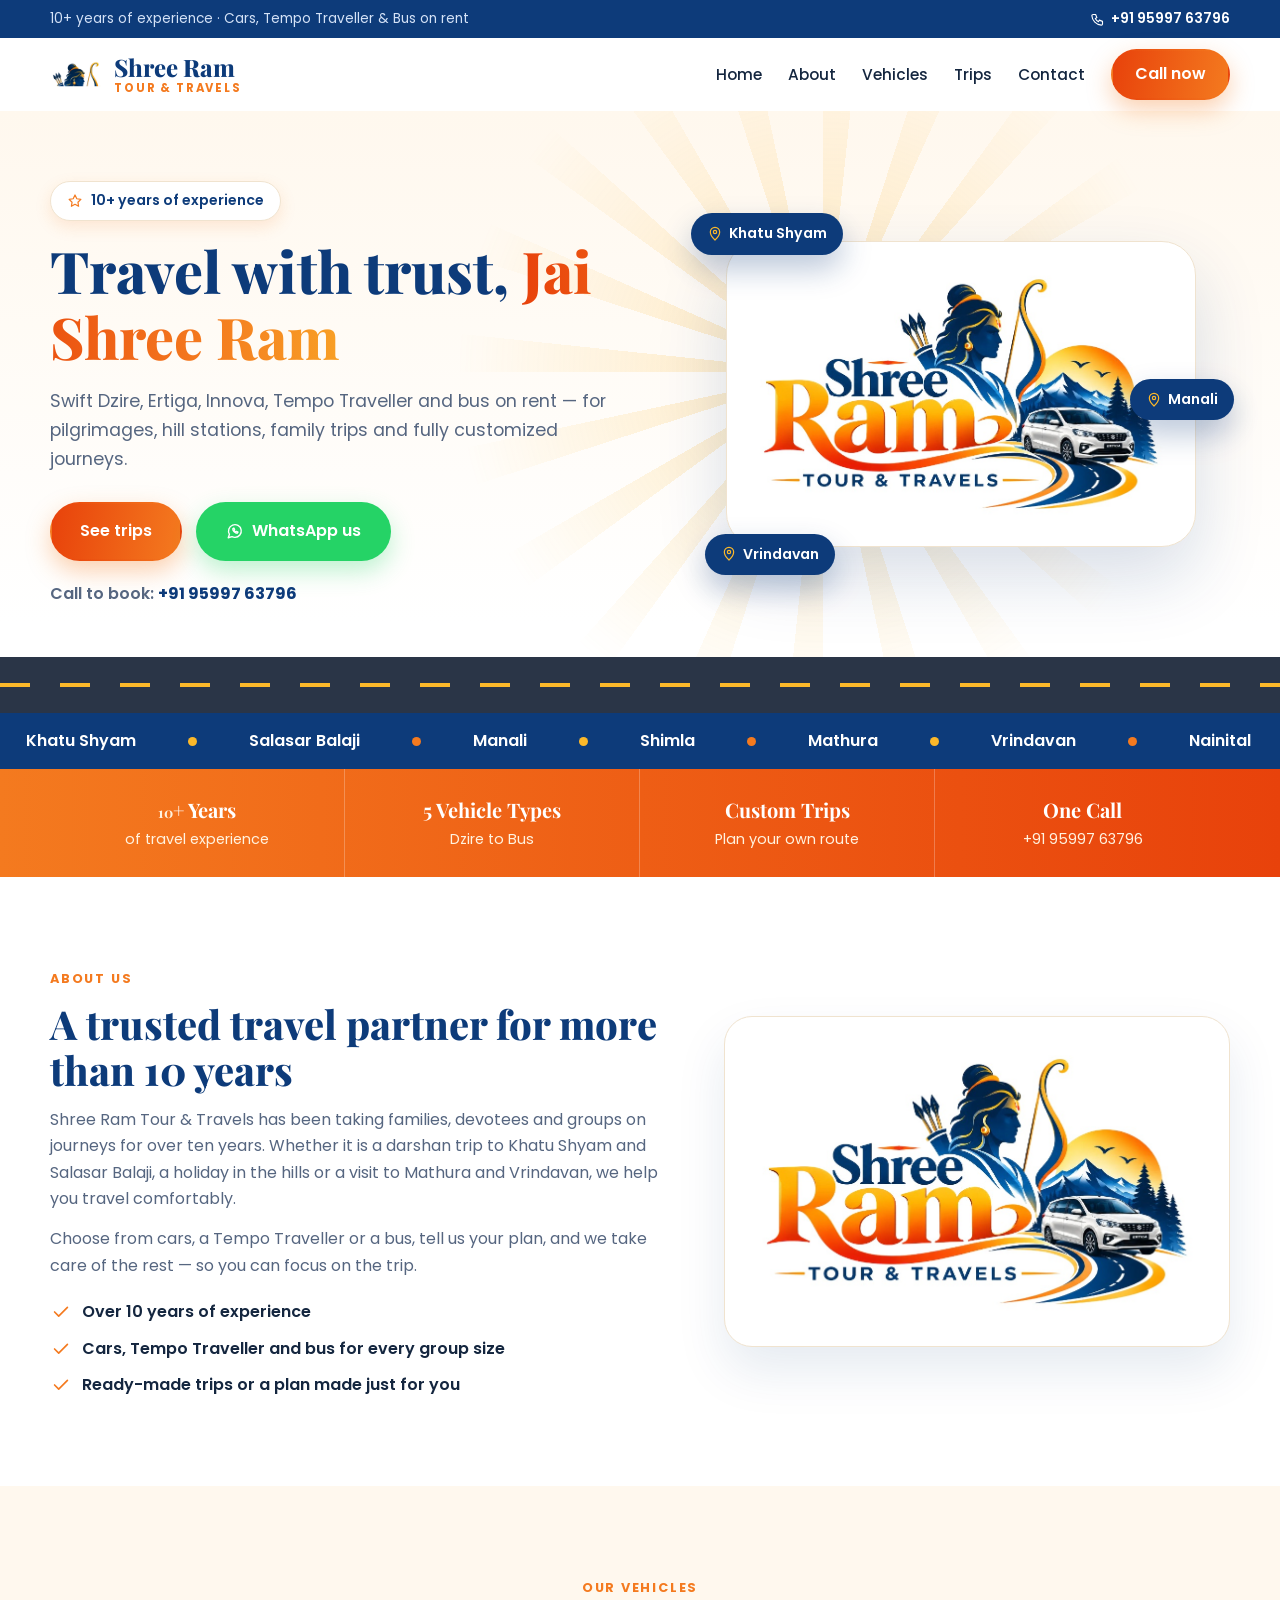
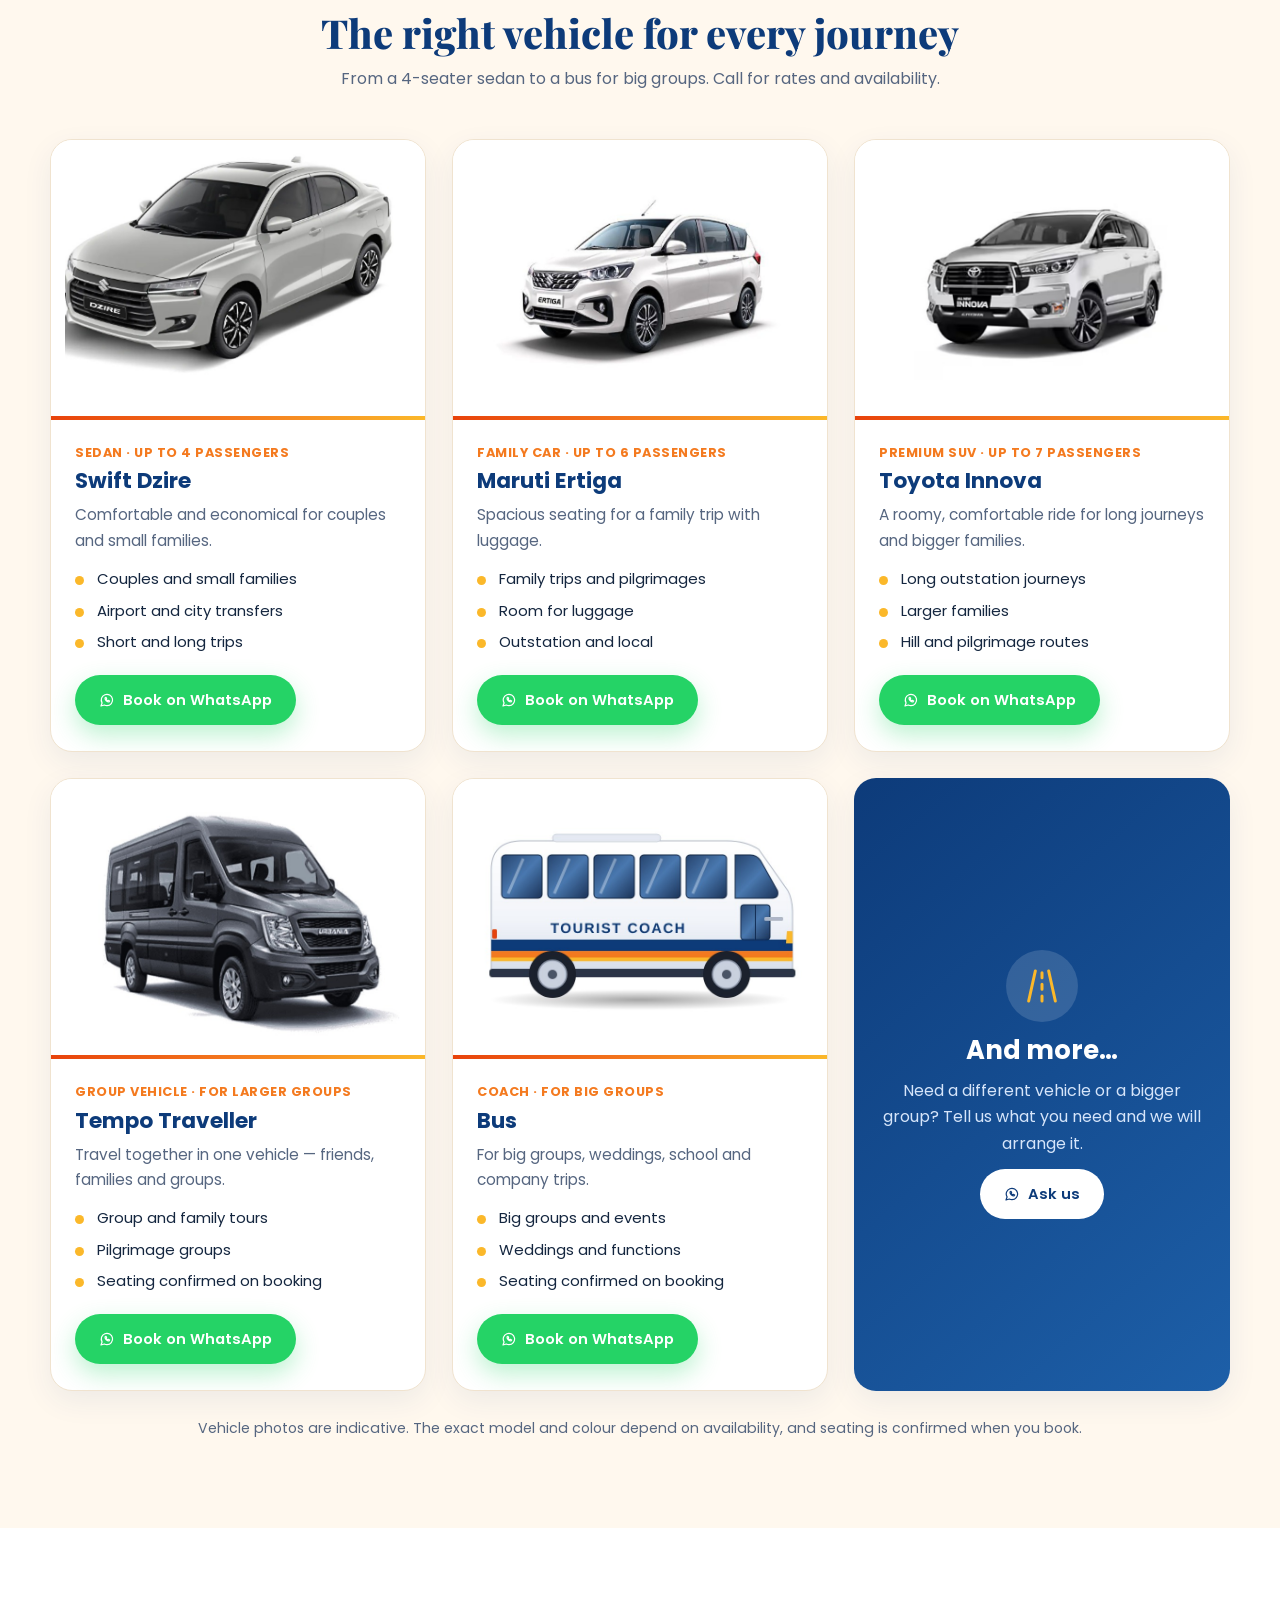
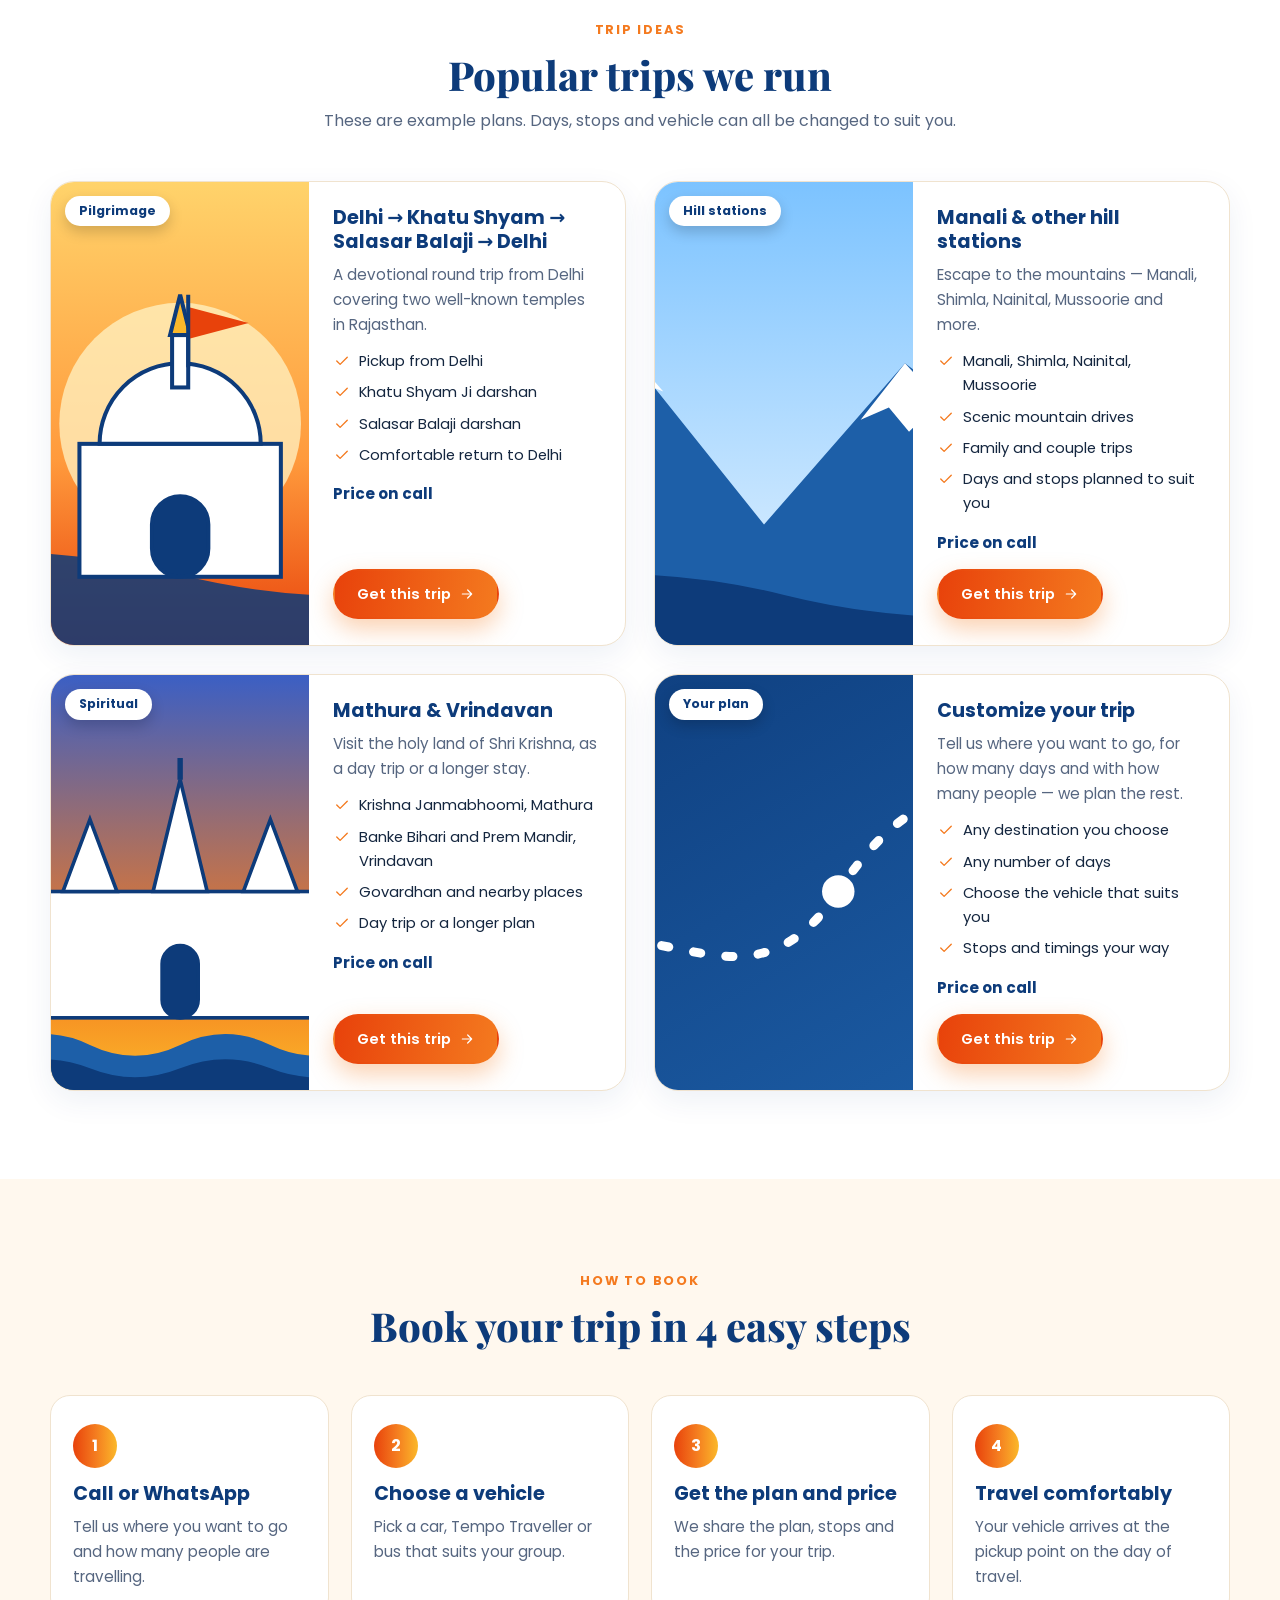
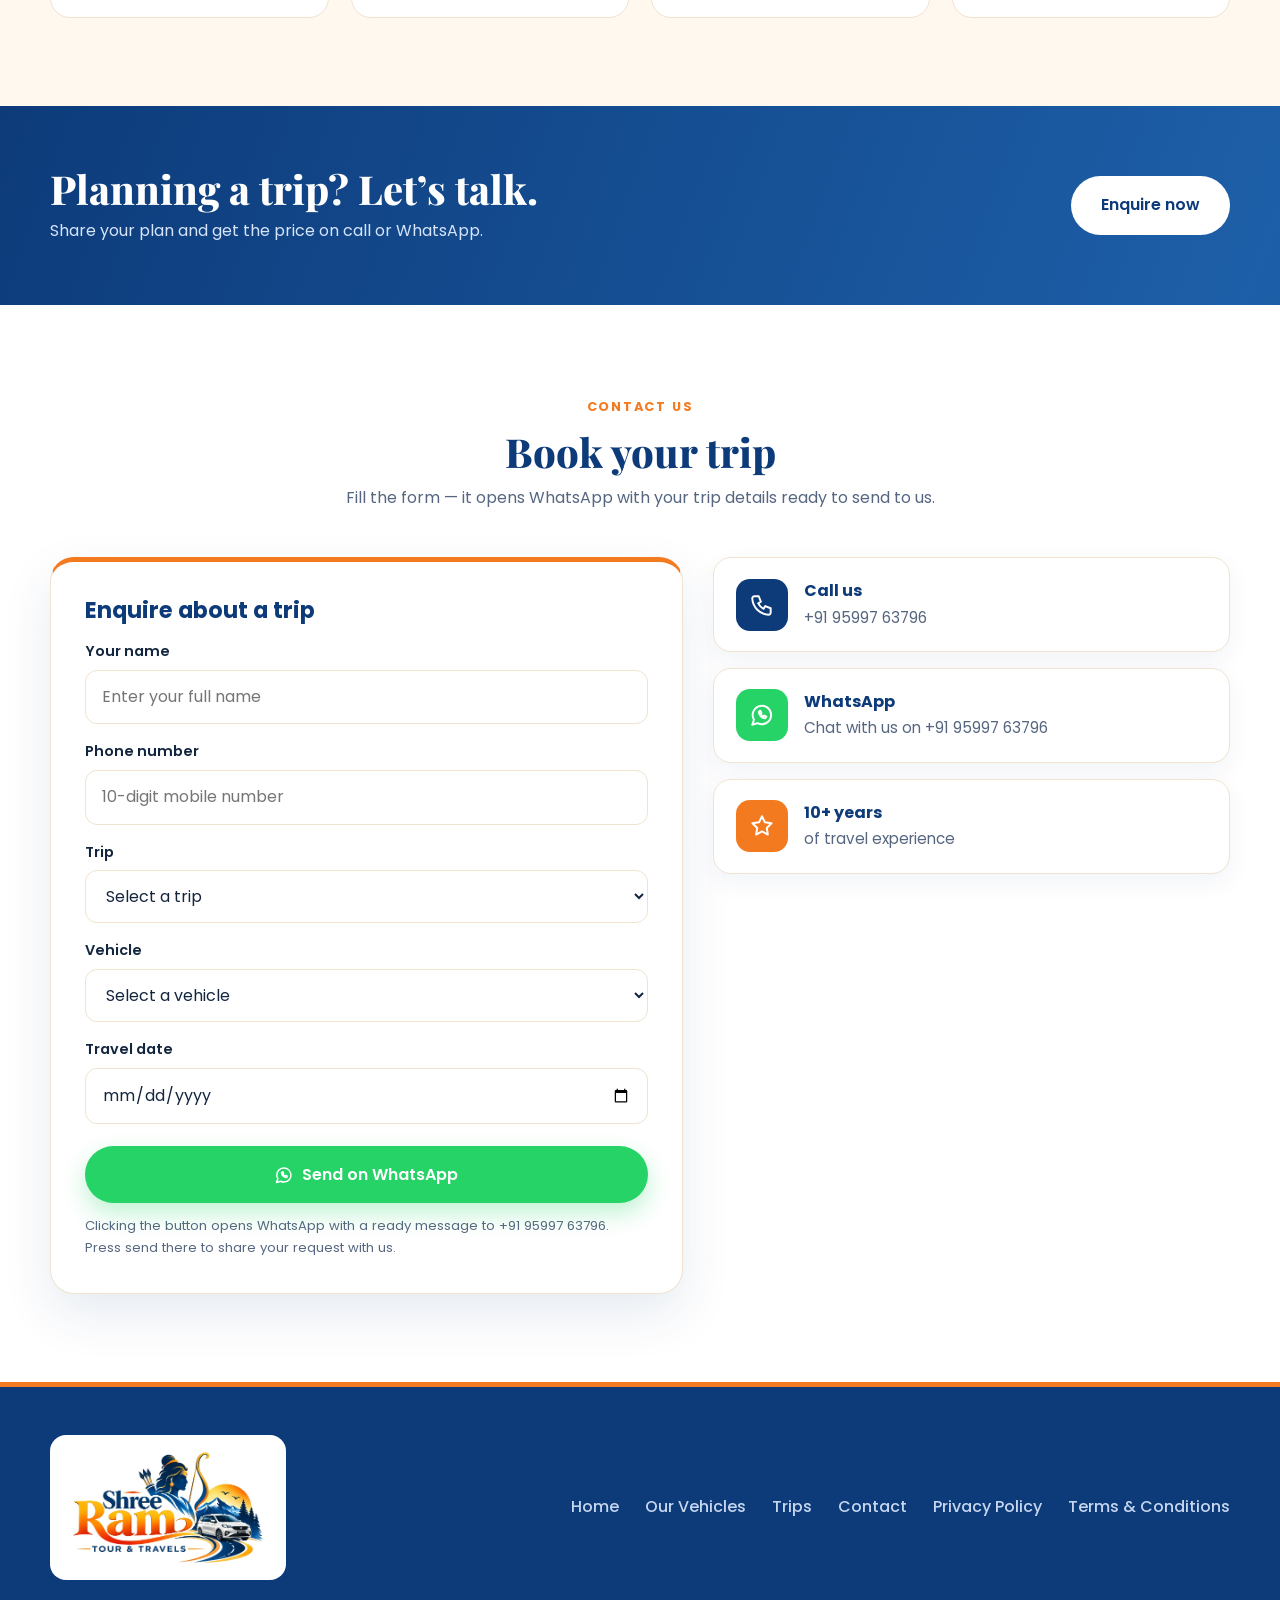
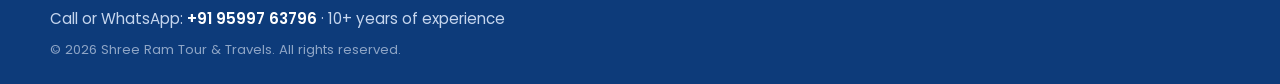
<file: index.html>
<!DOCTYPE html>
<html lang="en">
<head>
  <meta charset="utf-8">
  <meta name="viewport" content="width=device-width, initial-scale=1">
  <title>Shree Ram Tour &amp; Travels | Taxi, Tempo Traveller &amp; Bus on Rent | Tour Packages</title>
  <meta name="description" content="Shree Ram Tour & Travels - 10+ years of experience. Swift Dzire, Ertiga, Innova, Tempo Traveller and bus on rent. Khatu Shyam, Salasar Balaji, Manali, Mathura Vrindavan and customized trips. Call +91 95997 63796.">
  <meta name="theme-color" content="#0d3b7a">
  <link rel="icon" type="image/png" href="assets/favicon.png">
  <link rel="preconnect" href="https://fonts.googleapis.com">
  <link rel="preconnect" href="https://fonts.gstatic.com" crossorigin>
  <link rel="stylesheet" href="https://fonts.googleapis.com/css2?family=Playfair+Display:wght@700;800&amp;family=Poppins:wght@400;500;600;700&amp;display=swap">
  <link rel="stylesheet" href="styles.css">
  <meta property="og:title" content="Shree Ram Tour &amp; Travels">
  <meta property="og:description" content="Cars, Tempo Traveller and bus for pilgrimage, hill station and custom trips. 10+ years of experience.">
  <meta property="og:image" content="assets/logo.jpg">
</head>
<body>
  <div class="progress" id="progress"></div>
  <div class="topbar"><div class="container topbar-in"><span>10+ years of experience &middot; Cars, Tempo Traveller &amp; Bus on rent</span><a href="tel:+919599763796"><svg viewBox="0 0 24 24" width="15" height="15" fill="none" stroke="currentColor" stroke-width="1.8" stroke-linecap="round" stroke-linejoin="round" aria-hidden="true"><path d="M5 4h4l2 5-2.5 1.5a11 11 0 005 5L15 13l5 2v4a2 2 0 01-2 2A16 16 0 013 6a2 2 0 012-2z"/></svg> +91 95997 63796</a></div></div>
  <header class="site-header" id="siteHeader">
    <div class="container nav-wrap">
      <a class="brand" href="index.html"><img src="assets/favicon.png" alt="Shree Ram Tour &amp; Travels logo" width="52" height="52"><span class="brand-text"><span class="brand-name">Shree Ram</span><span class="brand-tag">Tour &amp; Travels</span></span></a>
      <button class="menu-btn" id="menuBtn" aria-expanded="false" aria-controls="nav">Menu</button>
      <nav id="nav" class="nav">
        <a href="#home">Home</a><a href="#about">About</a><a href="#fleet">Vehicles</a><a href="#trips">Trips</a><a href="#contact">Contact</a>
        <a class="btn btn-primary nav-cta" href="tel:+919599763796">Call now</a>
      </nav>
    </div>
  </header>

  <main>
  <section class="hero" id="home">
    <div class="rays" aria-hidden="true"></div>
    <div class="container hero-grid">
      <div class="hero-copy">
        <span class="badge anim-in" style="--d:0s"><svg viewBox="0 0 24 24" width="16" height="16" fill="none" stroke="currentColor" stroke-width="1.8" stroke-linecap="round" stroke-linejoin="round" aria-hidden="true"><path d="M12 3l2.7 5.6 6.1.9-4.4 4.3 1 6.1L12 17l-5.4 2.9 1-6.1L3.2 9.5l6.1-.9z"/></svg> 10+ years of experience</span>
        <h1 class="anim-in" style="--d:.1s">Travel with trust, <span class="grad">Jai Shree Ram</span></h1>
        <p class="lead anim-in" style="--d:.2s">Swift Dzire, Ertiga, Innova, Tempo Traveller and bus on rent &mdash; for pilgrimages, hill stations, family trips and fully customized journeys.</p>
        <div class="hero-actions anim-in" style="--d:.3s">
          <a class="btn btn-primary" href="#trips">See trips</a>
          <a class="btn btn-whatsapp" href="https://wa.me/919599763796?text=Hi%20Shree%20Ram%20Tour%20%26%20Travels%2C%20I%20want%20to%20plan%20a%20trip." target="_blank" rel="noopener"><svg viewBox="0 0 24 24" width="18" height="18" fill="none" stroke="currentColor" stroke-width="1.8" stroke-linecap="round" stroke-linejoin="round" aria-hidden="true"><path d="M3 21l1.6-4.6A8.5 8.5 0 1112 20.5a8.4 8.4 0 01-4-1z"/><path d="M9 9c0 3 3 6 6 6l1-1.5-2-1-1 .8c-1-.5-1.8-1.3-2.3-2.3l.8-1-1-2z"/></svg> WhatsApp us</a>
        </div>
        <p class="hero-call anim-in" style="--d:.4s">Call to book: <a href="tel:+919599763796">+91 95997 63796</a></p>
      </div>
      <div class="hero-visual anim-in" style="--d:.2s">
        <div class="hv-card" id="tilt"><img src="assets/logo.svg" alt="Shree Ram Tour &amp; Travels logo" width="895" height="541"></div>
        <span class="chip c1"><svg viewBox="0 0 24 24" width="16" height="16" fill="none" stroke="currentColor" stroke-width="1.8" stroke-linecap="round" stroke-linejoin="round" aria-hidden="true"><path d="M12 21s7-6.2 7-12a7 7 0 10-14 0c0 5.8 7 12 7 12z"/><circle cx="12" cy="9" r="2.5"/></svg>Khatu Shyam</span><span class="chip c2"><svg viewBox="0 0 24 24" width="16" height="16" fill="none" stroke="currentColor" stroke-width="1.8" stroke-linecap="round" stroke-linejoin="round" aria-hidden="true"><path d="M12 21s7-6.2 7-12a7 7 0 10-14 0c0 5.8 7 12 7 12z"/><circle cx="12" cy="9" r="2.5"/></svg>Manali</span><span class="chip c3"><svg viewBox="0 0 24 24" width="16" height="16" fill="none" stroke="currentColor" stroke-width="1.8" stroke-linecap="round" stroke-linejoin="round" aria-hidden="true"><path d="M12 21s7-6.2 7-12a7 7 0 10-14 0c0 5.8 7 12 7 12z"/><circle cx="12" cy="9" r="2.5"/></svg>Vrindavan</span>
      </div>
    </div>
    <div class="road" aria-hidden="true">
      <div class="road-line"></div>
      <svg class="road-car" viewBox="0 0 120 50" width="120" height="50"><path d="M6 34 Q8 22 24 20 L40 8 H80 Q92 8 98 20 Q114 22 114 34 V38 H6Z" fill="#fff" stroke="#0d3b7a" stroke-width="3"/><path d="M44 12 H62 V20 H36Z M66 12 H80 L90 20 H66Z" fill="#7fb4ea"/><g class="wh"><circle cx="30" cy="40" r="9" fill="#1c222d"/><circle cx="92" cy="40" r="9" fill="#1c222d"/><circle cx="30" cy="40" r="3" fill="#fbb82a"/><circle cx="92" cy="40" r="3" fill="#fbb82a"/></g></svg>
    </div>
  </section>

  <div class="marquee" aria-hidden="true"><div class="marquee-track"><span>Khatu Shyam</span><span>Salasar Balaji</span><span>Manali</span><span>Shimla</span><span>Mathura</span><span>Vrindavan</span><span>Nainital</span><span>Mussoorie</span><span>Delhi Pickup &amp; Drop</span><span>Custom Trips</span><span>Khatu Shyam</span><span>Salasar Balaji</span><span>Manali</span><span>Shimla</span><span>Mathura</span><span>Vrindavan</span><span>Nainital</span><span>Mussoorie</span><span>Delhi Pickup &amp; Drop</span><span>Custom Trips</span></div></div>

  <section class="facts">
    <div class="container facts-grid">
      <div><strong><span class="count" data-count="10">10</span>+ Years</strong><span>of travel experience</span></div>
      <div><strong>5 Vehicle Types</strong><span>Dzire to Bus</span></div>
      <div><strong>Custom Trips</strong><span>Plan your own route</span></div>
      <div><strong>One Call</strong><span>+91 95997 63796</span></div>
    </div>
  </section>

  <section class="section" id="about">
    <div class="container about-grid">
      <div class="about-text reveal">
        <span class="eyebrow">About us</span>
        <h2>A trusted travel partner for more than 10 years</h2>
        <p>Shree Ram Tour &amp; Travels has been taking families, devotees and groups on journeys for over ten years. Whether it is a darshan trip to Khatu Shyam and Salasar Balaji, a holiday in the hills or a visit to Mathura and Vrindavan, we help you travel comfortably.</p>
        <p>Choose from cars, a Tempo Traveller or a bus, tell us your plan, and we take care of the rest &mdash; so you can focus on the trip.</p>
        <ul class="ticks">
          <li><svg viewBox="0 0 24 24" width="22" height="22" fill="none" stroke="currentColor" stroke-width="1.8" stroke-linecap="round" stroke-linejoin="round" aria-hidden="true"><path d="M5 12l4.5 4.5L19 7"/></svg>Over 10 years of experience</li>
          <li><svg viewBox="0 0 24 24" width="22" height="22" fill="none" stroke="currentColor" stroke-width="1.8" stroke-linecap="round" stroke-linejoin="round" aria-hidden="true"><path d="M5 12l4.5 4.5L19 7"/></svg>Cars, Tempo Traveller and bus for every group size</li>
          <li><svg viewBox="0 0 24 24" width="22" height="22" fill="none" stroke="currentColor" stroke-width="1.8" stroke-linecap="round" stroke-linejoin="round" aria-hidden="true"><path d="M5 12l4.5 4.5L19 7"/></svg>Ready-made trips or a plan made just for you</li>
        </ul>
      </div>
      <div class="about-card reveal"><img src="assets/logo.svg" alt="Shree Ram Tour &amp; Travels logo" width="895" height="541"></div>
    </div>
  </section>

  <section class="section tinted" id="fleet">
    <div class="container">
      <div class="section-head reveal"><span class="eyebrow">Our vehicles</span><h2>The right vehicle for every journey</h2><p>From a 4-seater sedan to a bus for big groups. Call for rates and availability.</p></div>
      <div class="fleet-grid">
        <article class="car reveal">
          <div class="car-media"><img src="assets/swift-dzire.jpg" alt="Swift Dzire" loading="lazy" width="752" height="540"></div>
          <div class="car-body">
            <span class="car-sub">Sedan &middot; up to 4 passengers</span>
            <h3>Swift Dzire</h3>
            <p>Comfortable and economical for couples and small families.</p>
            <ul class="mini"><li>Couples and small families</li><li>Airport and city transfers</li><li>Short and long trips</li></ul>
            <a class="btn btn-whatsapp btn-sm" href="https://wa.me/919599763796?text=Hi%20Shree%20Ram%20Tour%20%26%20Travels%2C%20I%20want%20to%20book%20a%20Swift%20Dzire." target="_blank" rel="noopener"><svg viewBox="0 0 24 24" width="16" height="16" fill="none" stroke="currentColor" stroke-width="1.8" stroke-linecap="round" stroke-linejoin="round" aria-hidden="true"><path d="M3 21l1.6-4.6A8.5 8.5 0 1112 20.5a8.4 8.4 0 01-4-1z"/><path d="M9 9c0 3 3 6 6 6l1-1.5-2-1-1 .8c-1-.5-1.8-1.3-2.3-2.3l.8-1-1-2z"/></svg> Book on WhatsApp</a>
          </div>
        </article>
        <article class="car reveal">
          <div class="car-media"><img src="assets/ertiga.jpg" alt="Maruti Ertiga" loading="lazy" width="752" height="540"></div>
          <div class="car-body">
            <span class="car-sub">Family car &middot; up to 6 passengers</span>
            <h3>Maruti Ertiga</h3>
            <p>Spacious seating for a family trip with luggage.</p>
            <ul class="mini"><li>Family trips and pilgrimages</li><li>Room for luggage</li><li>Outstation and local</li></ul>
            <a class="btn btn-whatsapp btn-sm" href="https://wa.me/919599763796?text=Hi%20Shree%20Ram%20Tour%20%26%20Travels%2C%20I%20want%20to%20book%20a%20Maruti%20Ertiga." target="_blank" rel="noopener"><svg viewBox="0 0 24 24" width="16" height="16" fill="none" stroke="currentColor" stroke-width="1.8" stroke-linecap="round" stroke-linejoin="round" aria-hidden="true"><path d="M3 21l1.6-4.6A8.5 8.5 0 1112 20.5a8.4 8.4 0 01-4-1z"/><path d="M9 9c0 3 3 6 6 6l1-1.5-2-1-1 .8c-1-.5-1.8-1.3-2.3-2.3l.8-1-1-2z"/></svg> Book on WhatsApp</a>
          </div>
        </article>
        <article class="car reveal">
          <div class="car-media"><img src="assets/innova.jpg" alt="Toyota Innova" loading="lazy" width="752" height="540"></div>
          <div class="car-body">
            <span class="car-sub">Premium SUV &middot; up to 7 passengers</span>
            <h3>Toyota Innova</h3>
            <p>A roomy, comfortable ride for long journeys and bigger families.</p>
            <ul class="mini"><li>Long outstation journeys</li><li>Larger families</li><li>Hill and pilgrimage routes</li></ul>
            <a class="btn btn-whatsapp btn-sm" href="https://wa.me/919599763796?text=Hi%20Shree%20Ram%20Tour%20%26%20Travels%2C%20I%20want%20to%20book%20a%20Toyota%20Innova." target="_blank" rel="noopener"><svg viewBox="0 0 24 24" width="16" height="16" fill="none" stroke="currentColor" stroke-width="1.8" stroke-linecap="round" stroke-linejoin="round" aria-hidden="true"><path d="M3 21l1.6-4.6A8.5 8.5 0 1112 20.5a8.4 8.4 0 01-4-1z"/><path d="M9 9c0 3 3 6 6 6l1-1.5-2-1-1 .8c-1-.5-1.8-1.3-2.3-2.3l.8-1-1-2z"/></svg> Book on WhatsApp</a>
          </div>
        </article>
        <article class="car reveal">
          <div class="car-media"><img src="assets/tempo-traveller.jpg" alt="Tempo Traveller" loading="lazy" width="752" height="540"></div>
          <div class="car-body">
            <span class="car-sub">Group vehicle &middot; for larger groups</span>
            <h3>Tempo Traveller</h3>
            <p>Travel together in one vehicle &mdash; friends, families and groups.</p>
            <ul class="mini"><li>Group and family tours</li><li>Pilgrimage groups</li><li>Seating confirmed on booking</li></ul>
            <a class="btn btn-whatsapp btn-sm" href="https://wa.me/919599763796?text=Hi%20Shree%20Ram%20Tour%20%26%20Travels%2C%20I%20want%20to%20book%20a%20Tempo%20Traveller." target="_blank" rel="noopener"><svg viewBox="0 0 24 24" width="16" height="16" fill="none" stroke="currentColor" stroke-width="1.8" stroke-linecap="round" stroke-linejoin="round" aria-hidden="true"><path d="M3 21l1.6-4.6A8.5 8.5 0 1112 20.5a8.4 8.4 0 01-4-1z"/><path d="M9 9c0 3 3 6 6 6l1-1.5-2-1-1 .8c-1-.5-1.8-1.3-2.3-2.3l.8-1-1-2z"/></svg> Book on WhatsApp</a>
          </div>
        </article>
        <article class="car reveal">
          <div class="car-media"><img src="assets/bus.jpg" alt="Bus" loading="lazy" width="752" height="540"></div>
          <div class="car-body">
            <span class="car-sub">Coach &middot; for big groups</span>
            <h3>Bus</h3>
            <p>For big groups, weddings, school and company trips.</p>
            <ul class="mini"><li>Big groups and events</li><li>Weddings and functions</li><li>Seating confirmed on booking</li></ul>
            <a class="btn btn-whatsapp btn-sm" href="https://wa.me/919599763796?text=Hi%20Shree%20Ram%20Tour%20%26%20Travels%2C%20I%20want%20to%20book%20a%20Bus." target="_blank" rel="noopener"><svg viewBox="0 0 24 24" width="16" height="16" fill="none" stroke="currentColor" stroke-width="1.8" stroke-linecap="round" stroke-linejoin="round" aria-hidden="true"><path d="M3 21l1.6-4.6A8.5 8.5 0 1112 20.5a8.4 8.4 0 01-4-1z"/><path d="M9 9c0 3 3 6 6 6l1-1.5-2-1-1 .8c-1-.5-1.8-1.3-2.3-2.3l.8-1-1-2z"/></svg> Book on WhatsApp</a>
          </div>
        </article>
        <article class="car car-more reveal">
          <div class="more-in">
            <div class="more-ic"><svg viewBox="0 0 24 24" width="40" height="40" fill="none" stroke="currentColor" stroke-width="1.8" stroke-linecap="round" stroke-linejoin="round" aria-hidden="true"><path d="M8 3L4 21M16 3l4 18M12 4v3M12 11v3M12 18v3"/></svg></div>
            <h3>And more&hellip;</h3>
            <p>Need a different vehicle or a bigger group? Tell us what you need and we will arrange it.</p>
            <a class="btn btn-light btn-sm" href="https://wa.me/919599763796?text=Hi%20Shree%20Ram%20Tour%20%26%20Travels%2C%20I%20need%20a%20vehicle%20other%20than%20the%20ones%20on%20your%20site." target="_blank" rel="noopener"><svg viewBox="0 0 24 24" width="16" height="16" fill="none" stroke="currentColor" stroke-width="1.8" stroke-linecap="round" stroke-linejoin="round" aria-hidden="true"><path d="M3 21l1.6-4.6A8.5 8.5 0 1112 20.5a8.4 8.4 0 01-4-1z"/><path d="M9 9c0 3 3 6 6 6l1-1.5-2-1-1 .8c-1-.5-1.8-1.3-2.3-2.3l.8-1-1-2z"/></svg> Ask us</a>
          </div>
        </article>
      </div>
      <p class="fleet-note reveal">Vehicle photos are indicative. The exact model and colour depend on availability, and seating is confirmed when you book.</p>
    </div>
  </section>

  <section class="section" id="trips">
    <div class="container">
      <div class="section-head reveal"><span class="eyebrow">Trip ideas</span><h2>Popular trips we run</h2><p>These are example plans. Days, stops and vehicle can all be changed to suit you.</p></div>
      <div class="trips-grid">
        <article class="trip reveal">
          <div class="trip-media"><svg viewBox="0 0 400 230" preserveAspectRatio="xMidYMid slice" aria-hidden="true"><defs><linearGradient id="g1" x1="0" y1="0" x2="0" y2="1"><stop offset="0" stop-color="#ffd36b"/><stop offset=".6" stop-color="#ff9a3c"/><stop offset="1" stop-color="#e8420b"/></linearGradient></defs><rect width="400" height="230" fill="url(#g1)"/><circle class="sunc" cx="200" cy="120" r="60" fill="#fff3c4" opacity=".75"/><path d="M0 200 Q100 170 200 195 T400 185 V230 H0Z" fill="#0d3b7a" opacity=".85"/><g fill="#fff" stroke="#0d3b7a" stroke-width="2"><rect x="150" y="130" width="100" height="66"/><path d="M160 130 a40 40 0 0 1 80 0z"/><rect x="196" y="76" width="8" height="26"/><path d="M200 56 l5 20 h-10z" fill="#fbb82a"/><rect x="186" y="156" width="28" height="40" rx="14" fill="#0d3b7a"/></g><path class="flag" d="M204 62 l30 8 -30 8z" fill="#e8420b"/><line x1="204" y1="56" x2="204" y2="92" stroke="#0d3b7a" stroke-width="2"/></svg><span class="trip-tag">Pilgrimage</span></div>
          <div class="trip-body">
            <h3>Delhi &rarr; Khatu Shyam &rarr; Salasar Balaji &rarr; Delhi</h3>
            <p>A devotional round trip from Delhi covering two well-known temples in Rajasthan.</p>
            <ul class="ticks-s"><li><svg viewBox="0 0 24 24" width="18" height="18" fill="none" stroke="currentColor" stroke-width="1.8" stroke-linecap="round" stroke-linejoin="round" aria-hidden="true"><path d="M5 12l4.5 4.5L19 7"/></svg>Pickup from Delhi</li><li><svg viewBox="0 0 24 24" width="18" height="18" fill="none" stroke="currentColor" stroke-width="1.8" stroke-linecap="round" stroke-linejoin="round" aria-hidden="true"><path d="M5 12l4.5 4.5L19 7"/></svg>Khatu Shyam Ji darshan</li><li><svg viewBox="0 0 24 24" width="18" height="18" fill="none" stroke="currentColor" stroke-width="1.8" stroke-linecap="round" stroke-linejoin="round" aria-hidden="true"><path d="M5 12l4.5 4.5L19 7"/></svg>Salasar Balaji darshan</li><li><svg viewBox="0 0 24 24" width="18" height="18" fill="none" stroke="currentColor" stroke-width="1.8" stroke-linecap="round" stroke-linejoin="round" aria-hidden="true"><path d="M5 12l4.5 4.5L19 7"/></svg>Comfortable return to Delhi</li></ul>
            <p class="price">Price on call</p>
            <a class="btn btn-primary btn-sm" href="https://wa.me/919599763796?text=Hi%20Shree%20Ram%20Tour%20%26%20Travels%2C%20I%20want%20details%20for%20Delhi%20Khatu%20Shyam%20Salasar%20Balaji%20Delhi." target="_blank" rel="noopener">Get this trip <svg viewBox="0 0 24 24" width="16" height="16" fill="none" stroke="currentColor" stroke-width="1.8" stroke-linecap="round" stroke-linejoin="round" aria-hidden="true"><path d="M5 12h14M13 6l6 6-6 6"/></svg></a>
          </div>
        </article>
        <article class="trip reveal">
          <div class="trip-media"><svg viewBox="0 0 400 230" preserveAspectRatio="xMidYMid slice" aria-hidden="true"><defs><linearGradient id="g2" x1="0" y1="0" x2="0" y2="1"><stop offset="0" stop-color="#7cc3ff"/><stop offset="1" stop-color="#e5f3ff"/></linearGradient></defs><rect width="400" height="230" fill="url(#g2)"/><circle class="sunc" cx="310" cy="60" r="28" fill="#fbb82a"/><path d="M-10 200 L110 70 L190 170 L260 90 L420 210 V230 H-10Z" fill="#1d5fa8"/><path d="M110 70 L82 104 L100 98 L112 112 L124 98 L140 104Z" fill="#fff"/><path d="M260 90 L238 118 L252 112 L262 124 L274 112 L286 118Z" fill="#fff"/><path d="M-10 215 Q100 180 200 205 T420 200 V230 H-10Z" fill="#0d3b7a"/><g fill="#0a4a3a"><path d="M40 210 l14-40 14 40z"/><path d="M62 212 l12-34 12 34z"/><path d="M330 208 l14-40 14 40z"/></g></svg><span class="trip-tag">Hill stations</span></div>
          <div class="trip-body">
            <h3>Manali &amp; other hill stations</h3>
            <p>Escape to the mountains &mdash; Manali, Shimla, Nainital, Mussoorie and more.</p>
            <ul class="ticks-s"><li><svg viewBox="0 0 24 24" width="18" height="18" fill="none" stroke="currentColor" stroke-width="1.8" stroke-linecap="round" stroke-linejoin="round" aria-hidden="true"><path d="M5 12l4.5 4.5L19 7"/></svg>Manali, Shimla, Nainital, Mussoorie</li><li><svg viewBox="0 0 24 24" width="18" height="18" fill="none" stroke="currentColor" stroke-width="1.8" stroke-linecap="round" stroke-linejoin="round" aria-hidden="true"><path d="M5 12l4.5 4.5L19 7"/></svg>Scenic mountain drives</li><li><svg viewBox="0 0 24 24" width="18" height="18" fill="none" stroke="currentColor" stroke-width="1.8" stroke-linecap="round" stroke-linejoin="round" aria-hidden="true"><path d="M5 12l4.5 4.5L19 7"/></svg>Family and couple trips</li><li><svg viewBox="0 0 24 24" width="18" height="18" fill="none" stroke="currentColor" stroke-width="1.8" stroke-linecap="round" stroke-linejoin="round" aria-hidden="true"><path d="M5 12l4.5 4.5L19 7"/></svg>Days and stops planned to suit you</li></ul>
            <p class="price">Price on call</p>
            <a class="btn btn-primary btn-sm" href="https://wa.me/919599763796?text=Hi%20Shree%20Ram%20Tour%20%26%20Travels%2C%20I%20want%20details%20for%20a%20hill%20station%20trip%20%28Manali%20etc.%29." target="_blank" rel="noopener">Get this trip <svg viewBox="0 0 24 24" width="16" height="16" fill="none" stroke="currentColor" stroke-width="1.8" stroke-linecap="round" stroke-linejoin="round" aria-hidden="true"><path d="M5 12h14M13 6l6 6-6 6"/></svg></a>
          </div>
        </article>
        <article class="trip reveal">
          <div class="trip-media"><svg viewBox="0 0 400 230" preserveAspectRatio="xMidYMid slice" aria-hidden="true"><defs><linearGradient id="g3" x1="0" y1="0" x2="0" y2="1"><stop offset="0" stop-color="#3b5fc4"/><stop offset=".7" stop-color="#f47a1f"/><stop offset="1" stop-color="#fbb82a"/></linearGradient></defs><rect width="400" height="230" fill="url(#g3)"/><circle class="sunc" cx="90" cy="60" r="26" fill="#fff6d6"/><g fill="#fff" stroke="#0d3b7a" stroke-width="2"><rect x="120" y="120" width="160" height="70"/><path d="M135 120 l15-40 15 40z"/><path d="M185 120 l15-62 15 62z"/><path d="M235 120 l15-40 15 40z"/><rect x="190" y="150" width="20" height="40" rx="10" fill="#0d3b7a"/></g><path d="M200 58 v-12" stroke="#0d3b7a" stroke-width="3"/><path d="M0 205 q25-12 50 0 t50 0 t50 0 t50 0 t50 0 t50 0 t50 0 t50 0 V230 H0z" fill="#1d5fa8"/><path d="M0 218 q25-10 50 0 t50 0 t50 0 t50 0 t50 0 t50 0 t50 0 t50 0 V230 H0z" fill="#0d3b7a"/><path d="M300 70 q30-10 60 10" stroke="#fff" stroke-width="5" stroke-linecap="round" fill="none"/><circle cx="302" cy="70" r="3" fill="#0d3b7a"/></svg><span class="trip-tag">Spiritual</span></div>
          <div class="trip-body">
            <h3>Mathura &amp; Vrindavan</h3>
            <p>Visit the holy land of Shri Krishna, as a day trip or a longer stay.</p>
            <ul class="ticks-s"><li><svg viewBox="0 0 24 24" width="18" height="18" fill="none" stroke="currentColor" stroke-width="1.8" stroke-linecap="round" stroke-linejoin="round" aria-hidden="true"><path d="M5 12l4.5 4.5L19 7"/></svg>Krishna Janmabhoomi, Mathura</li><li><svg viewBox="0 0 24 24" width="18" height="18" fill="none" stroke="currentColor" stroke-width="1.8" stroke-linecap="round" stroke-linejoin="round" aria-hidden="true"><path d="M5 12l4.5 4.5L19 7"/></svg>Banke Bihari and Prem Mandir, Vrindavan</li><li><svg viewBox="0 0 24 24" width="18" height="18" fill="none" stroke="currentColor" stroke-width="1.8" stroke-linecap="round" stroke-linejoin="round" aria-hidden="true"><path d="M5 12l4.5 4.5L19 7"/></svg>Govardhan and nearby places</li><li><svg viewBox="0 0 24 24" width="18" height="18" fill="none" stroke="currentColor" stroke-width="1.8" stroke-linecap="round" stroke-linejoin="round" aria-hidden="true"><path d="M5 12l4.5 4.5L19 7"/></svg>Day trip or a longer plan</li></ul>
            <p class="price">Price on call</p>
            <a class="btn btn-primary btn-sm" href="https://wa.me/919599763796?text=Hi%20Shree%20Ram%20Tour%20%26%20Travels%2C%20I%20want%20details%20for%20Mathura%20Vrindavan." target="_blank" rel="noopener">Get this trip <svg viewBox="0 0 24 24" width="16" height="16" fill="none" stroke="currentColor" stroke-width="1.8" stroke-linecap="round" stroke-linejoin="round" aria-hidden="true"><path d="M5 12h14M13 6l6 6-6 6"/></svg></a>
          </div>
        </article>
        <article class="trip reveal">
          <div class="trip-media"><svg viewBox="0 0 400 230" preserveAspectRatio="xMidYMid slice" aria-hidden="true"><defs><linearGradient id="g4" x1="0" y1="0" x2="1" y2="1"><stop offset="0" stop-color="#0d3b7a"/><stop offset="1" stop-color="#1d5fa8"/></linearGradient></defs><rect width="400" height="230" fill="url(#g4)"/><circle class="sunc" cx="330" cy="50" r="36" fill="#fbb82a" opacity=".9"/><path class="route" d="M40 190 C110 90 170 210 230 120 S340 70 360 150" fill="none" stroke="#fff" stroke-width="5" stroke-dasharray="4 14" stroke-linecap="round"/><g fill="#f47a1f" stroke="#fff" stroke-width="3"><path d="M40 190 m-14 -26 a16 16 0 1 1 28 0 q-14 22 -14 22 q0 0 -14 -22z"/><path d="M360 150 m-14 -26 a16 16 0 1 1 28 0 q-14 22 -14 22 q0 0 -14 -22z" fill="#fbb82a"/></g><circle cx="230" cy="120" r="9" fill="#fff"/></svg><span class="trip-tag">Your plan</span></div>
          <div class="trip-body">
            <h3>Customize your trip</h3>
            <p>Tell us where you want to go, for how many days and with how many people &mdash; we plan the rest.</p>
            <ul class="ticks-s"><li><svg viewBox="0 0 24 24" width="18" height="18" fill="none" stroke="currentColor" stroke-width="1.8" stroke-linecap="round" stroke-linejoin="round" aria-hidden="true"><path d="M5 12l4.5 4.5L19 7"/></svg>Any destination you choose</li><li><svg viewBox="0 0 24 24" width="18" height="18" fill="none" stroke="currentColor" stroke-width="1.8" stroke-linecap="round" stroke-linejoin="round" aria-hidden="true"><path d="M5 12l4.5 4.5L19 7"/></svg>Any number of days</li><li><svg viewBox="0 0 24 24" width="18" height="18" fill="none" stroke="currentColor" stroke-width="1.8" stroke-linecap="round" stroke-linejoin="round" aria-hidden="true"><path d="M5 12l4.5 4.5L19 7"/></svg>Choose the vehicle that suits you</li><li><svg viewBox="0 0 24 24" width="18" height="18" fill="none" stroke="currentColor" stroke-width="1.8" stroke-linecap="round" stroke-linejoin="round" aria-hidden="true"><path d="M5 12l4.5 4.5L19 7"/></svg>Stops and timings your way</li></ul>
            <p class="price">Price on call</p>
            <a class="btn btn-primary btn-sm" href="https://wa.me/919599763796?text=Hi%20Shree%20Ram%20Tour%20%26%20Travels%2C%20I%20want%20details%20for%20a%20customized%20trip." target="_blank" rel="noopener">Get this trip <svg viewBox="0 0 24 24" width="16" height="16" fill="none" stroke="currentColor" stroke-width="1.8" stroke-linecap="round" stroke-linejoin="round" aria-hidden="true"><path d="M5 12h14M13 6l6 6-6 6"/></svg></a>
          </div>
        </article>
      </div>
    </div>
  </section>

  <section class="section tinted" id="process">
    <div class="container">
      <div class="section-head reveal"><span class="eyebrow">How to book</span><h2>Book your trip in 4 easy steps</h2></div>
      <div class="steps">
        <div class="step reveal"><span class="num">1</span><h3>Call or WhatsApp</h3><p>Tell us where you want to go and how many people are travelling.</p></div>
        <div class="step reveal"><span class="num">2</span><h3>Choose a vehicle</h3><p>Pick a car, Tempo Traveller or bus that suits your group.</p></div>
        <div class="step reveal"><span class="num">3</span><h3>Get the plan and price</h3><p>We share the plan, stops and the price for your trip.</p></div>
        <div class="step reveal"><span class="num">4</span><h3>Travel comfortably</h3><p>Your vehicle arrives at the pickup point on the day of travel.</p></div>
      </div>
    </div>
  </section>

  <section class="cta">
    <div class="container cta-in reveal">
      <div><h2>Planning a trip? Let&rsquo;s talk.</h2><p>Share your plan and get the price on call or WhatsApp.</p></div>
      <a class="btn btn-light" href="#contact">Enquire now</a>
    </div>
  </section>

  <section class="section" id="contact">
    <div class="container">
      <div class="section-head reveal"><span class="eyebrow">Contact us</span><h2>Book your trip</h2><p>Fill the form &mdash; it opens WhatsApp with your trip details ready to send to us.</p></div>
      <div class="contact-grid">
        <form class="lead-form reveal" id="leadForm" novalidate>
          <h3>Enquire about a trip</h3>
          <label for="fName">Your name</label>
          <input id="fName" name="name" type="text" placeholder="Enter your full name" autocomplete="name" required>
          <label for="fPhone">Phone number</label>
          <input id="fPhone" name="phone" type="tel" inputmode="tel" placeholder="10-digit mobile number" autocomplete="tel" required>
          <label for="fTrip">Trip</label>
          <select id="fTrip" name="trip" required><option value="">Select a trip</option><option>Delhi - Khatu Shyam - Salasar Balaji - Delhi</option><option>Manali / other hill stations</option><option>Mathura - Vrindavan</option><option>Customize my trip</option></select>
          <label for="fVeh">Vehicle</label>
          <select id="fVeh" name="veh" required><option value="">Select a vehicle</option><option>Swift Dzire</option><option>Maruti Ertiga</option><option>Toyota Innova</option><option>Tempo Traveller</option><option>Bus</option><option>Not sure - suggest me</option></select>
          <label for="fDate">Travel date</label>
          <input id="fDate" name="date" type="date" required>
          <p class="form-err" id="formErr" role="alert" hidden></p>
          <button class="btn btn-whatsapp btn-block" type="submit"><svg viewBox="0 0 24 24" width="20" height="20" fill="none" stroke="currentColor" stroke-width="1.8" stroke-linecap="round" stroke-linejoin="round" aria-hidden="true"><path d="M3 21l1.6-4.6A8.5 8.5 0 1112 20.5a8.4 8.4 0 01-4-1z"/><path d="M9 9c0 3 3 6 6 6l1-1.5-2-1-1 .8c-1-.5-1.8-1.3-2.3-2.3l.8-1-1-2z"/></svg> Send on WhatsApp</button>
          <p class="form-note">Clicking the button opens WhatsApp with a ready message to +91 95997 63796. Press send there to share your request with us.</p>
        </form>
        <div class="contact-side">
          <a class="contact-box reveal" href="tel:+919599763796"><span class="ci"><svg viewBox="0 0 24 24" width="26" height="26" fill="none" stroke="currentColor" stroke-width="1.8" stroke-linecap="round" stroke-linejoin="round" aria-hidden="true"><path d="M5 4h4l2 5-2.5 1.5a11 11 0 005 5L15 13l5 2v4a2 2 0 01-2 2A16 16 0 013 6a2 2 0 012-2z"/></svg></span><span><strong>Call us</strong><em>+91 95997 63796</em></span></a>
          <a class="contact-box reveal" href="https://wa.me/919599763796?text=Hi%20Shree%20Ram%20Tour%20%26%20Travels%2C%20I%20want%20to%20plan%20a%20trip." target="_blank" rel="noopener"><span class="ci"><svg viewBox="0 0 24 24" width="26" height="26" fill="none" stroke="currentColor" stroke-width="1.8" stroke-linecap="round" stroke-linejoin="round" aria-hidden="true"><path d="M3 21l1.6-4.6A8.5 8.5 0 1112 20.5a8.4 8.4 0 01-4-1z"/><path d="M9 9c0 3 3 6 6 6l1-1.5-2-1-1 .8c-1-.5-1.8-1.3-2.3-2.3l.8-1-1-2z"/></svg></span><span><strong>WhatsApp</strong><em>Chat with us on +91 95997 63796</em></span></a>
          <div class="contact-box reveal"><span class="ci"><svg viewBox="0 0 24 24" width="26" height="26" fill="none" stroke="currentColor" stroke-width="1.8" stroke-linecap="round" stroke-linejoin="round" aria-hidden="true"><path d="M12 3l2.7 5.6 6.1.9-4.4 4.3 1 6.1L12 17l-5.4 2.9 1-6.1L3.2 9.5l6.1-.9z"/></svg></span><span><strong>10+ years</strong><em>of travel experience</em></span></div>
        </div>
      </div>
    </div>
  </section>
  </main>

  <footer class="site-footer">
    <div class="container">
      <div class="footer-top">
        <div class="footer-brand"><img src="assets/logo.svg" alt="Shree Ram Tour &amp; Travels" width="895" height="541"></div>
        <ul class="footer-links">
          <li><a href="index.html">Home</a></li>
          <li><a href="index.html#fleet">Our Vehicles</a></li>
          <li><a href="index.html#trips">Trips</a></li>
          <li><a href="index.html#contact">Contact</a></li>
          <li><a href="privacy.html">Privacy Policy</a></li>
          <li><a href="terms.html">Terms &amp; Conditions</a></li>
        </ul>
      </div>
      <p class="footer-addr">Call or WhatsApp: <a href="tel:+919599763796">+91 95997 63796</a> &middot; 10+ years of experience</p>
      <p class="copy">&copy; <span id="yr">2026</span> Shree Ram Tour &amp; Travels. All rights reserved.</p>
    </div>
  </footer>
  <script>document.getElementById('yr').textContent=new Date().getFullYear();</script>
  <div class="mobile-bar">
    <a href="tel:+919599763796" class="mb-call">Call now</a>
    <a href="https://wa.me/919599763796?text=Hi%20Shree%20Ram%20Tour%20%26%20Travels%2C%20I%20want%20to%20plan%20a%20trip." target="_blank" rel="noopener" class="mb-wa">WhatsApp</a>
  </div>

  <script>
  (function(){
    document.documentElement.classList.add('js');
    var reduce=window.matchMedia&&matchMedia('(prefers-reduced-motion: reduce)').matches;
    var btn=document.getElementById('menuBtn'),nav=document.getElementById('nav');
    btn.addEventListener('click',function(){var o=nav.classList.toggle('open');btn.setAttribute('aria-expanded',o);});
    nav.querySelectorAll('a').forEach(function(a){a.addEventListener('click',function(){nav.classList.remove('open');btn.setAttribute('aria-expanded',false);});});
    var els=document.querySelectorAll('.reveal');
    els.forEach(function(el,i){el.style.transitionDelay=((i%3)*0.09)+'s';});
    if('IntersectionObserver' in window){
      var io=new IntersectionObserver(function(es){es.forEach(function(e){if(e.isIntersecting){e.target.classList.add('in');io.unobserve(e.target);}});},{threshold:.12});
      els.forEach(function(el){io.observe(el);});
    }else{els.forEach(function(el){el.classList.add('in');});}
    var pr=document.getElementById('progress'),hd=document.getElementById('siteHeader');
    function sc(){var h=document.documentElement,m=h.scrollHeight-h.clientHeight;pr.style.width=(m>0?h.scrollTop/m*100:0)+'%';hd.classList.toggle('scrolled',h.scrollTop>10);}
    window.addEventListener('scroll',sc,{passive:true});sc();
    var cn=document.querySelector('.count');
    if(cn&&!reduce&&'IntersectionObserver' in window){
      var done=false,co=new IntersectionObserver(function(es){if(es[0].isIntersecting&&!done){done=true;var n=0,t=+cn.getAttribute('data-count'),iv=setInterval(function(){n++;cn.textContent=n;if(n>=t)clearInterval(iv);},90);}},{threshold:.5});
      co.observe(cn);
    }
    var t=document.getElementById('tilt');
    if(t&&!reduce&&window.matchMedia('(hover:hover)').matches){
      t.parentNode.addEventListener('mousemove',function(e){var b=t.getBoundingClientRect(),x=(e.clientX-b.left)/b.width-.5,y=(e.clientY-b.top)/b.height-.5;t.style.transform='perspective(800px) rotateY('+(x*10)+'deg) rotateX('+(-y*10)+'deg)';});
      t.parentNode.addEventListener('mouseleave',function(){t.style.transform='';});
    }
    var d=document.getElementById('fDate');
    if(d){var n2=new Date();d.min=n2.getFullYear()+'-'+('0'+(n2.getMonth()+1)).slice(-2)+'-'+('0'+n2.getDate()).slice(-2);}
    var form=document.getElementById('leadForm'),err=document.getElementById('formErr');
    form.addEventListener('submit',function(ev){
      ev.preventDefault();
      var n=form.name.value.trim(),p=form.phone.value.replace(/[^0-9]/g,''),tr=form.trip.value,vh=form.veh.value,dt=form.date.value;
      if(p.length>10&&p.indexOf('91')===0)p=p.slice(p.length-10);
      var m='';
      if(n.length<2)m='Please enter your name.';
      else if(p.length!==10)m='Please enter a valid 10-digit phone number.';
      else if(!tr)m='Please select a trip.';
      else if(!vh)m='Please select a vehicle.';
      else if(!dt)m='Please select your travel date.';
      if(m){err.textContent=m;err.hidden=false;return;}
      err.hidden=true;
      var pd=dt.split('-').reverse().join('-');
      var text='Hello Shree Ram Tour & Travels, I want to book a trip.\n\nName: '+n+'\nPhone: '+p+'\nTrip: '+tr+'\nVehicle: '+vh+'\nTravel date: '+pd;
      window.open('https://wa.me/919599763796?text='+encodeURIComponent(text),'_blank');
    });
  })();
  </script>
</body>
</html>
</file>
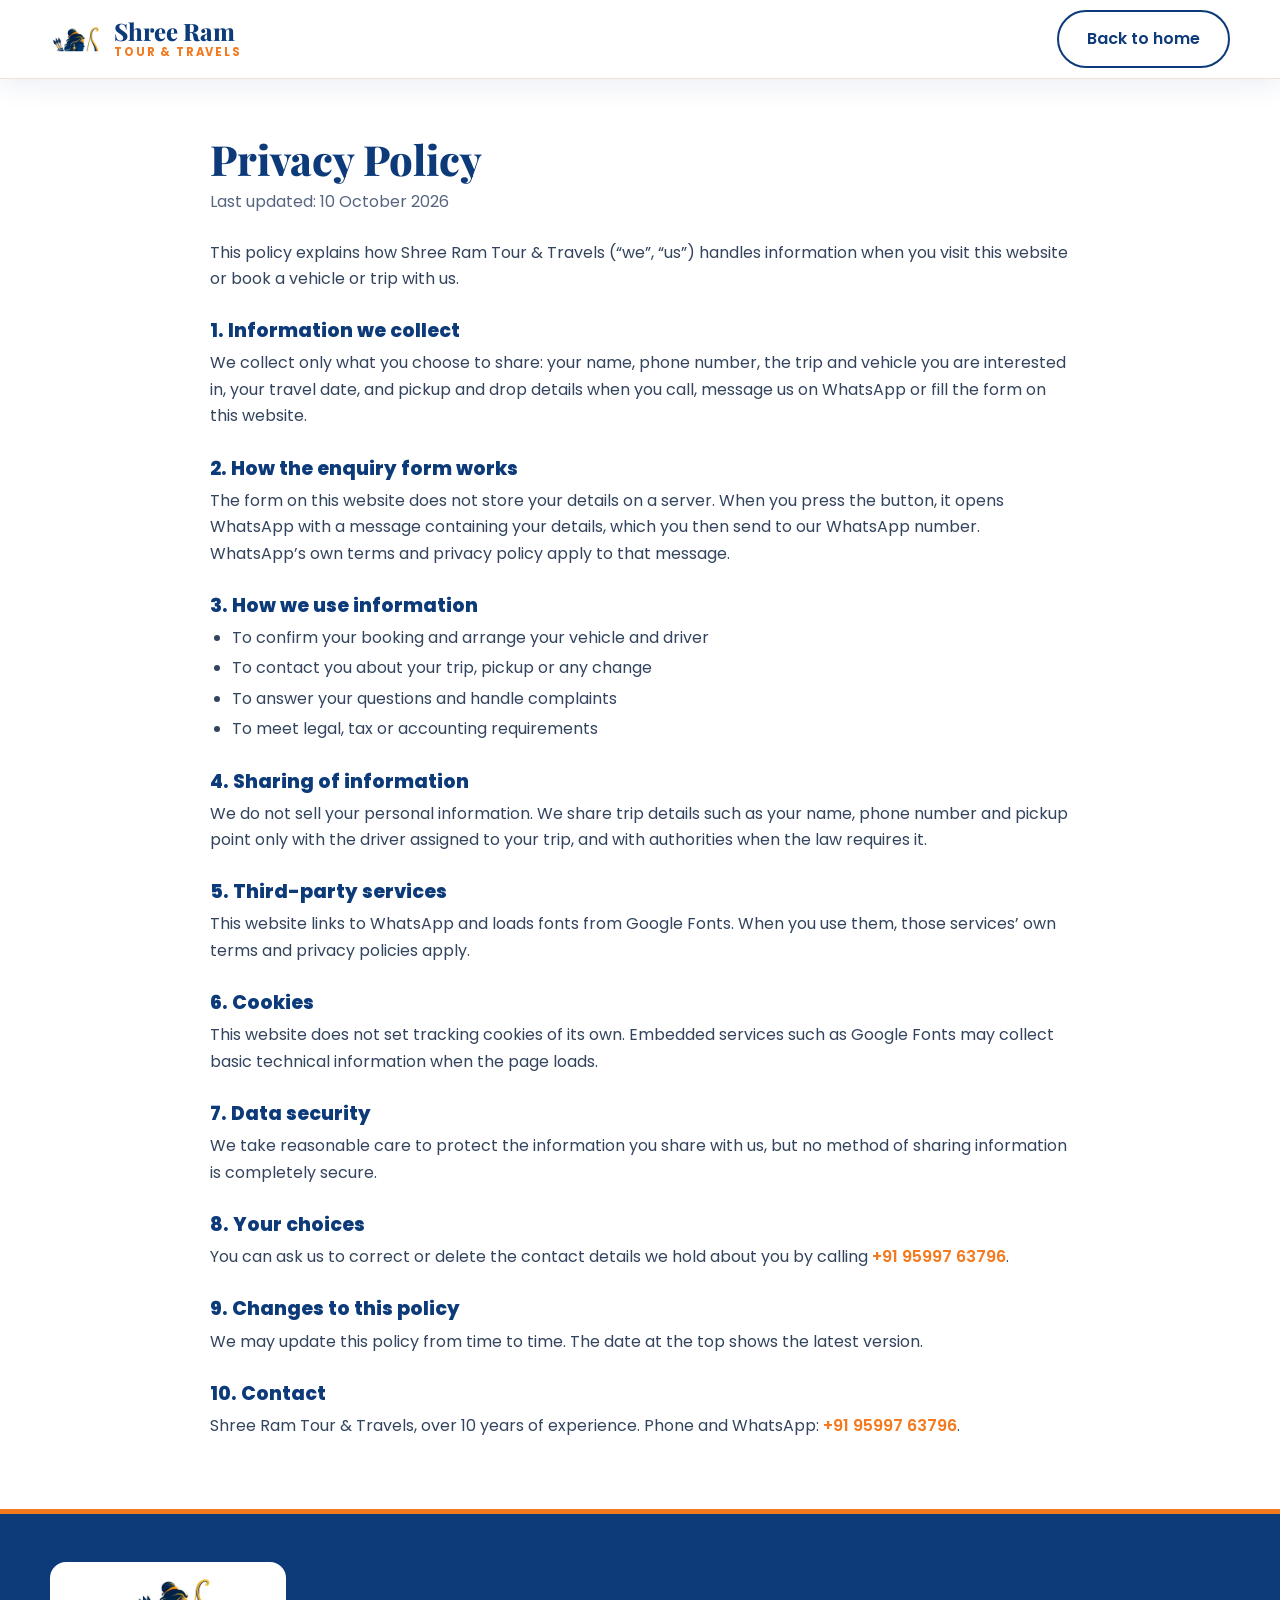
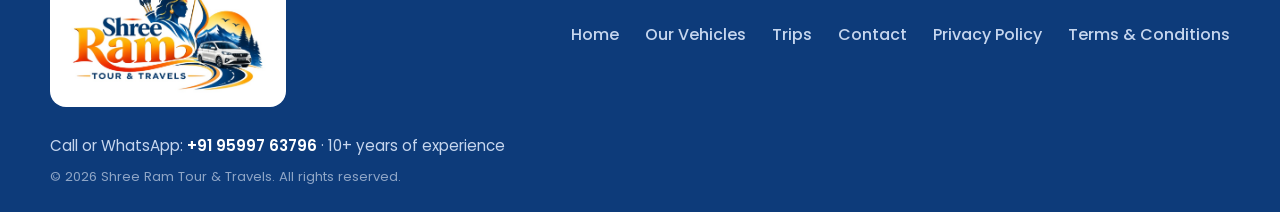
<file: privacy.html>
<!DOCTYPE html>
<html lang="en">
<head>
  <meta charset="utf-8">
  <meta name="viewport" content="width=device-width, initial-scale=1">
  <title>Privacy Policy | Shree Ram Tour &amp; Travels</title>
  <meta name="description" content="How Shree Ram Tour & Travels collects, uses and protects your information.">
  <meta name="theme-color" content="#0d3b7a">
  <link rel="icon" type="image/png" href="assets/favicon.png">
  <link rel="preconnect" href="https://fonts.googleapis.com">
  <link rel="preconnect" href="https://fonts.gstatic.com" crossorigin>
  <link rel="stylesheet" href="https://fonts.googleapis.com/css2?family=Playfair+Display:wght@700;800&amp;family=Poppins:wght@400;500;600;700&amp;display=swap">
  <link rel="stylesheet" href="styles.css">
</head>
<body>
  <header class="site-header scrolled">
    <div class="container nav-wrap">
      <a class="brand" href="index.html"><img src="assets/favicon.png" alt="Shree Ram Tour &amp; Travels logo" width="52" height="52"><span class="brand-text"><span class="brand-name">Shree Ram</span><span class="brand-tag">Tour &amp; Travels</span></span></a>
      <a class="btn btn-outline" href="index.html">Back to home</a>
    </div>
  </header>
  <main class="legal">
    <div class="container">
      <h1>Privacy Policy</h1>
      <p class="updated">Last updated: 10 October 2026</p>

      <p>This policy explains how Shree Ram Tour &amp; Travels (&ldquo;we&rdquo;, &ldquo;us&rdquo;) handles information when you visit this website or book a vehicle or trip with us.</p>
      <h2>1. Information we collect</h2>
      <p>We collect only what you choose to share: your name, phone number, the trip and vehicle you are interested in, your travel date, and pickup and drop details when you call, message us on WhatsApp or fill the form on this website.</p>
      <h2>2. How the enquiry form works</h2>
      <p>The form on this website does not store your details on a server. When you press the button, it opens WhatsApp with a message containing your details, which you then send to our WhatsApp number. WhatsApp&rsquo;s own terms and privacy policy apply to that message.</p>
      <h2>3. How we use information</h2>
      <ul>
        <li>To confirm your booking and arrange your vehicle and driver</li>
        <li>To contact you about your trip, pickup or any change</li>
        <li>To answer your questions and handle complaints</li>
        <li>To meet legal, tax or accounting requirements</li>
      </ul>
      <h2>4. Sharing of information</h2>
      <p>We do not sell your personal information. We share trip details such as your name, phone number and pickup point only with the driver assigned to your trip, and with authorities when the law requires it.</p>
      <h2>5. Third-party services</h2>
      <p>This website links to WhatsApp and loads fonts from Google Fonts. When you use them, those services&rsquo; own terms and privacy policies apply.</p>
      <h2>6. Cookies</h2>
      <p>This website does not set tracking cookies of its own. Embedded services such as Google Fonts may collect basic technical information when the page loads.</p>
      <h2>7. Data security</h2>
      <p>We take reasonable care to protect the information you share with us, but no method of sharing information is completely secure.</p>
      <h2>8. Your choices</h2>
      <p>You can ask us to correct or delete the contact details we hold about you by calling <a href="tel:+919599763796">+91 95997 63796</a>.</p>
      <h2>9. Changes to this policy</h2>
      <p>We may update this policy from time to time. The date at the top shows the latest version.</p>
      <h2>10. Contact</h2>
      <p>Shree Ram Tour &amp; Travels, over 10 years of experience. Phone and WhatsApp: <a href="tel:+919599763796">+91 95997 63796</a>.</p>
    </div>
  </main>

  <footer class="site-footer">
    <div class="container">
      <div class="footer-top">
        <div class="footer-brand"><img src="assets/logo.svg" alt="Shree Ram Tour &amp; Travels" width="895" height="541"></div>
        <ul class="footer-links">
          <li><a href="index.html">Home</a></li>
          <li><a href="index.html#fleet">Our Vehicles</a></li>
          <li><a href="index.html#trips">Trips</a></li>
          <li><a href="index.html#contact">Contact</a></li>
          <li><a href="privacy.html">Privacy Policy</a></li>
          <li><a href="terms.html">Terms &amp; Conditions</a></li>
        </ul>
      </div>
      <p class="footer-addr">Call or WhatsApp: <a href="tel:+919599763796">+91 95997 63796</a> &middot; 10+ years of experience</p>
      <p class="copy">&copy; <span id="yr">2026</span> Shree Ram Tour &amp; Travels. All rights reserved.</p>
    </div>
  </footer>
  <script>document.getElementById('yr').textContent=new Date().getFullYear();</script>
</body>
</html>
</file>
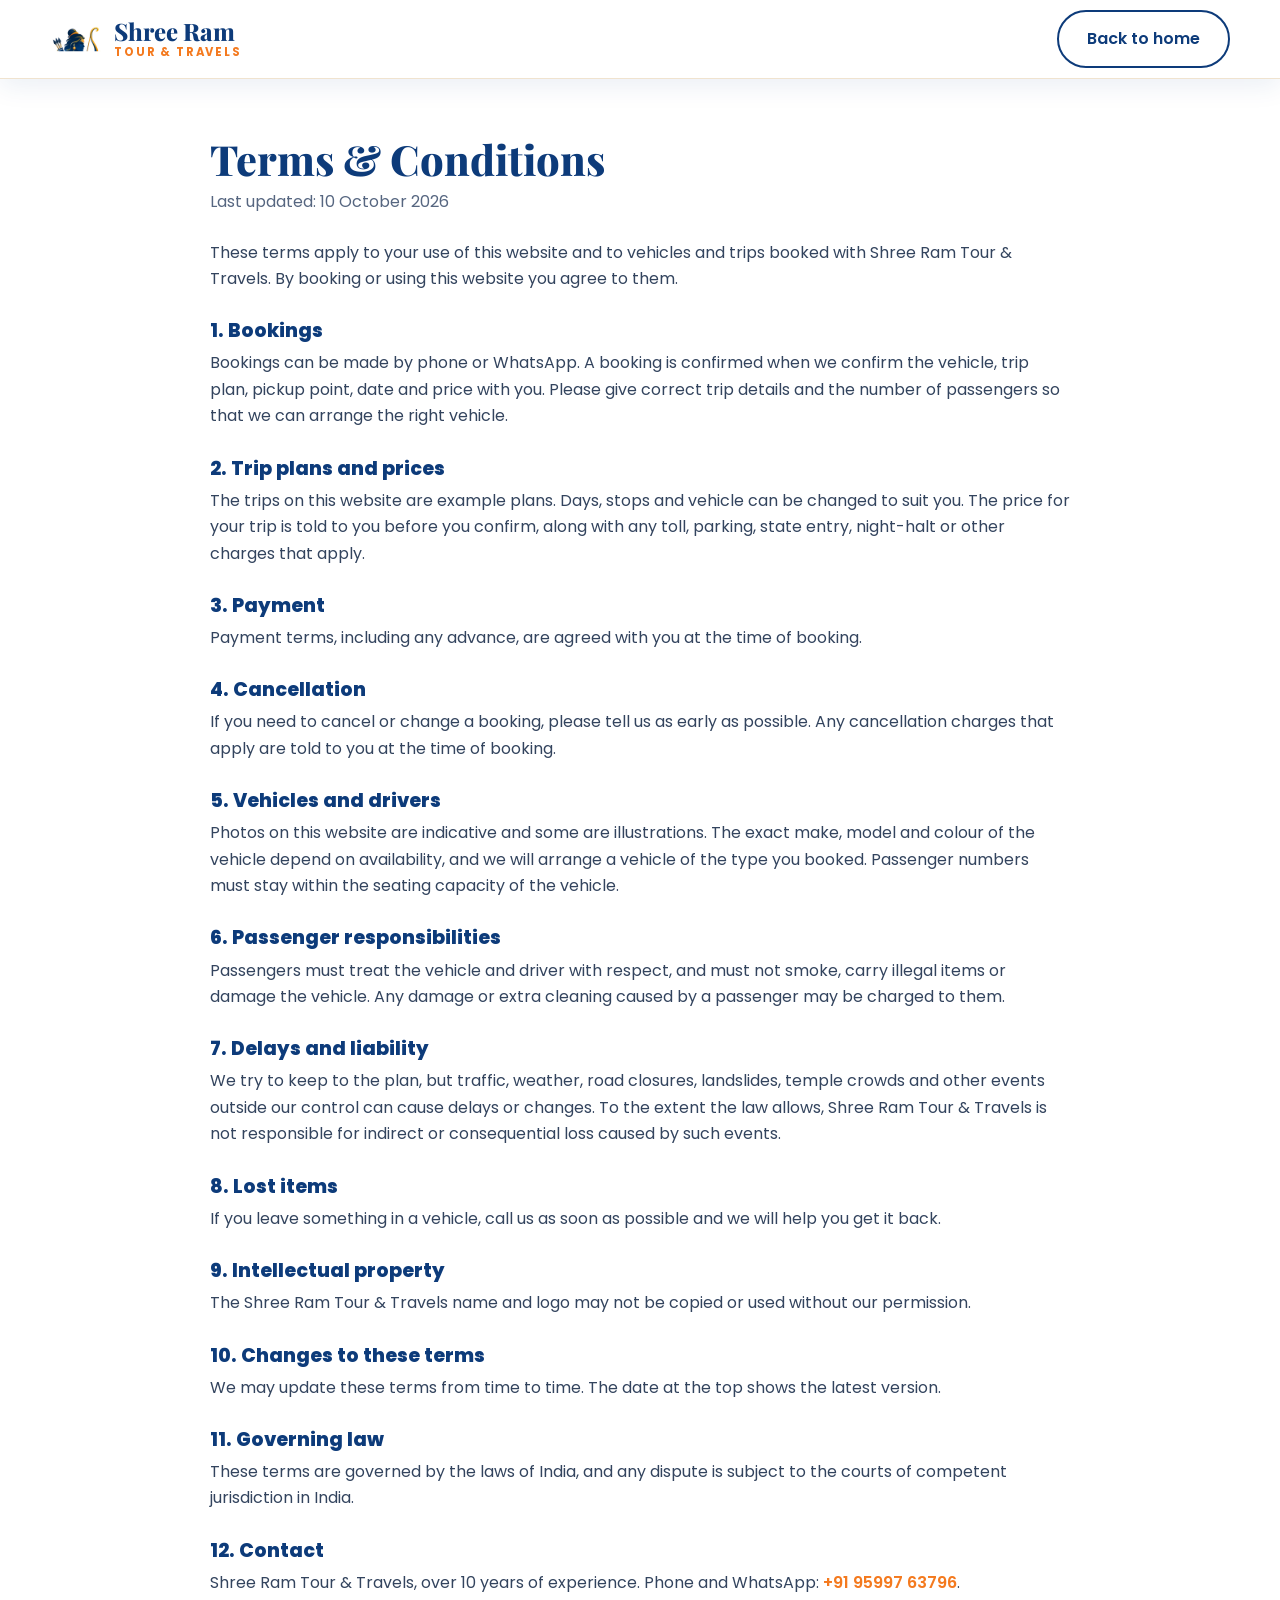
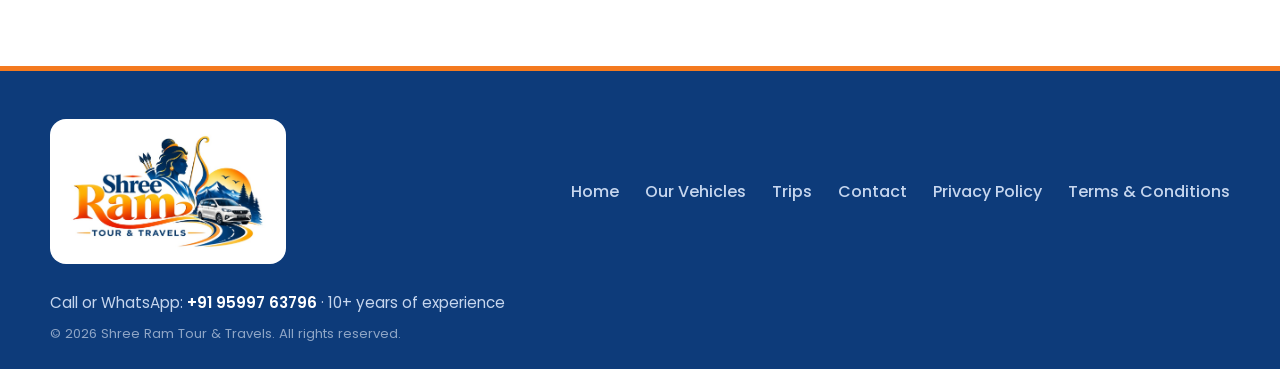
<file: terms.html>
<!DOCTYPE html>
<html lang="en">
<head>
  <meta charset="utf-8">
  <meta name="viewport" content="width=device-width, initial-scale=1">
  <title>Terms &amp; Conditions | Shree Ram Tour &amp; Travels</title>
  <meta name="description" content="Terms and conditions for using the Shree Ram Tour & Travels website and booking vehicles and trips.">
  <meta name="theme-color" content="#0d3b7a">
  <link rel="icon" type="image/png" href="assets/favicon.png">
  <link rel="preconnect" href="https://fonts.googleapis.com">
  <link rel="preconnect" href="https://fonts.gstatic.com" crossorigin>
  <link rel="stylesheet" href="https://fonts.googleapis.com/css2?family=Playfair+Display:wght@700;800&amp;family=Poppins:wght@400;500;600;700&amp;display=swap">
  <link rel="stylesheet" href="styles.css">
</head>
<body>
  <header class="site-header scrolled">
    <div class="container nav-wrap">
      <a class="brand" href="index.html"><img src="assets/favicon.png" alt="Shree Ram Tour &amp; Travels logo" width="52" height="52"><span class="brand-text"><span class="brand-name">Shree Ram</span><span class="brand-tag">Tour &amp; Travels</span></span></a>
      <a class="btn btn-outline" href="index.html">Back to home</a>
    </div>
  </header>
  <main class="legal">
    <div class="container">
      <h1>Terms &amp; Conditions</h1>
      <p class="updated">Last updated: 10 October 2026</p>

      <p>These terms apply to your use of this website and to vehicles and trips booked with Shree Ram Tour &amp; Travels. By booking or using this website you agree to them.</p>
      <h2>1. Bookings</h2>
      <p>Bookings can be made by phone or WhatsApp. A booking is confirmed when we confirm the vehicle, trip plan, pickup point, date and price with you. Please give correct trip details and the number of passengers so that we can arrange the right vehicle.</p>
      <h2>2. Trip plans and prices</h2>
      <p>The trips on this website are example plans. Days, stops and vehicle can be changed to suit you. The price for your trip is told to you before you confirm, along with any toll, parking, state entry, night-halt or other charges that apply.</p>
      <h2>3. Payment</h2>
      <p>Payment terms, including any advance, are agreed with you at the time of booking.</p>
      <h2>4. Cancellation</h2>
      <p>If you need to cancel or change a booking, please tell us as early as possible. Any cancellation charges that apply are told to you at the time of booking.</p>
      <h2>5. Vehicles and drivers</h2>
      <p>Photos on this website are indicative and some are illustrations. The exact make, model and colour of the vehicle depend on availability, and we will arrange a vehicle of the type you booked. Passenger numbers must stay within the seating capacity of the vehicle.</p>
      <h2>6. Passenger responsibilities</h2>
      <p>Passengers must treat the vehicle and driver with respect, and must not smoke, carry illegal items or damage the vehicle. Any damage or extra cleaning caused by a passenger may be charged to them.</p>
      <h2>7. Delays and liability</h2>
      <p>We try to keep to the plan, but traffic, weather, road closures, landslides, temple crowds and other events outside our control can cause delays or changes. To the extent the law allows, Shree Ram Tour &amp; Travels is not responsible for indirect or consequential loss caused by such events.</p>
      <h2>8. Lost items</h2>
      <p>If you leave something in a vehicle, call us as soon as possible and we will help you get it back.</p>
      <h2>9. Intellectual property</h2>
      <p>The Shree Ram Tour &amp; Travels name and logo may not be copied or used without our permission.</p>
      <h2>10. Changes to these terms</h2>
      <p>We may update these terms from time to time. The date at the top shows the latest version.</p>
      <h2>11. Governing law</h2>
      <p>These terms are governed by the laws of India, and any dispute is subject to the courts of competent jurisdiction in India.</p>
      <h2>12. Contact</h2>
      <p>Shree Ram Tour &amp; Travels, over 10 years of experience. Phone and WhatsApp: <a href="tel:+919599763796">+91 95997 63796</a>.</p>
    </div>
  </main>

  <footer class="site-footer">
    <div class="container">
      <div class="footer-top">
        <div class="footer-brand"><img src="assets/logo.svg" alt="Shree Ram Tour &amp; Travels" width="895" height="541"></div>
        <ul class="footer-links">
          <li><a href="index.html">Home</a></li>
          <li><a href="index.html#fleet">Our Vehicles</a></li>
          <li><a href="index.html#trips">Trips</a></li>
          <li><a href="index.html#contact">Contact</a></li>
          <li><a href="privacy.html">Privacy Policy</a></li>
          <li><a href="terms.html">Terms &amp; Conditions</a></li>
        </ul>
      </div>
      <p class="footer-addr">Call or WhatsApp: <a href="tel:+919599763796">+91 95997 63796</a> &middot; 10+ years of experience</p>
      <p class="copy">&copy; <span id="yr">2026</span> Shree Ram Tour &amp; Travels. All rights reserved.</p>
    </div>
  </footer>
  <script>document.getElementById('yr').textContent=new Date().getFullYear();</script>
</body>
</html>
</file>
<file: styles.css>
/* Shree Ram Tour & Travels - colours come from the logo and are variables, change them here */
:root{--navy:#0d3b7a;--blue:#1d5fa8;--orange:#f47a1f;--gold:#fbb82a;--red:#e8420b;--green:#25d366;--ink:#14263f;--muted:#566680;--cream:#fff8ee;--line:#f0e3cf;--grad:linear-gradient(90deg,var(--red),var(--orange),var(--gold))}
*{box-sizing:border-box;margin:0;padding:0}
html{scroll-behavior:smooth;scroll-padding-top:90px}
body{font-family:'Poppins',system-ui,-apple-system,Segoe UI,Roboto,Arial,sans-serif;color:var(--ink);background:#fff;line-height:1.65;font-size:16px;-webkit-font-smoothing:antialiased;overflow-x:hidden}
img{max-width:100%;height:auto;display:block}
a{color:inherit;text-decoration:none}
ul{list-style:none}
.container{width:min(1180px,100% - 40px);margin-inline:auto}
h1,h2{font-family:'Playfair Display',Georgia,serif;line-height:1.15;color:var(--navy);font-weight:800}
h3{line-height:1.25;color:var(--navy);font-weight:700;font-size:1.2rem}
h1{font-size:clamp(2.2rem,5vw,3.6rem)}
h2{font-size:clamp(1.7rem,3.2vw,2.5rem)}
.grad{background:linear-gradient(90deg,var(--red),var(--orange),var(--gold),var(--orange),var(--red));background-size:250% 100%;-webkit-background-clip:text;background-clip:text;color:transparent;animation:shift 5s linear infinite}
@keyframes shift{to{background-position:250% 0}}
.eyebrow{display:inline-block;font-size:.8rem;font-weight:700;letter-spacing:.14em;text-transform:uppercase;color:var(--orange);margin-bottom:12px}
.progress{position:fixed;top:0;left:0;height:4px;width:0;background:var(--grad);z-index:100}
.btn{position:relative;overflow:hidden;display:inline-flex;align-items:center;justify-content:center;gap:8px;padding:14px 28px;border-radius:999px;font-weight:600;font-size:1rem;border:2px solid transparent;cursor:pointer;font-family:inherit;transition:transform .2s,box-shadow .2s}
.btn:hover{transform:translateY(-3px)}
.btn::after{content:"";position:absolute;top:0;left:-70%;width:40%;height:100%;background:rgba(255,255,255,.35);transform:skewX(-20deg);transition:left .6s}
.btn:hover::after{left:130%}
.btn-sm{padding:11px 22px;font-size:.92rem}
.btn-primary{background:linear-gradient(100deg,var(--red),var(--orange));color:#fff;box-shadow:0 10px 24px rgba(244,122,31,.35);animation:pulse 2.8s ease-in-out infinite}
@keyframes pulse{0%,100%{box-shadow:0 10px 24px rgba(244,122,31,.3)}50%{box-shadow:0 10px 36px rgba(232,66,11,.5)}}
.btn-whatsapp{background:var(--green);color:#fff;box-shadow:0 10px 24px rgba(37,211,102,.3)}
.btn-outline{border-color:var(--navy);color:var(--navy);background:#fff}
.btn-outline:hover{background:var(--navy);color:#fff}
.btn-light{background:#fff;color:var(--navy)}
.btn-block{width:100%}
.topbar{background:var(--navy);color:#d4e2f7;font-size:.85rem}
.topbar-in{display:flex;justify-content:space-between;align-items:center;gap:16px;padding:8px 0}
.topbar a{display:inline-flex;align-items:center;gap:6px;font-weight:600;color:#fff}
.site-header{position:sticky;top:0;z-index:50;background:rgba(255,255,255,.93);backdrop-filter:blur(10px);border-bottom:1px solid transparent;transition:box-shadow .3s,border-color .3s}
.site-header.scrolled{border-color:var(--line);box-shadow:0 8px 24px rgba(13,59,122,.08)}
.nav-wrap{display:flex;align-items:center;justify-content:space-between;gap:20px;padding:10px 0}
.brand{display:flex;align-items:center;gap:12px}
.brand img{width:52px;height:52px;object-fit:contain}
.brand-text{display:flex;flex-direction:column;line-height:1}
.brand-name{font-family:'Playfair Display',Georgia,serif;font-weight:800;font-size:1.5rem;color:var(--navy)}
.brand-tag{font-weight:700;font-size:.72rem;letter-spacing:.16em;text-transform:uppercase;color:var(--orange);margin-top:4px}
.nav{display:flex;align-items:center;gap:26px;font-weight:500;font-size:.96rem}
.nav a:not(.btn){position:relative;padding:4px 0}
.nav a:not(.btn)::after{content:"";position:absolute;left:0;bottom:-2px;height:3px;width:0;border-radius:3px;background:var(--grad);transition:width .3s}
.nav a:not(.btn):hover::after{width:100%}
.nav-cta{padding:10px 22px}
.menu-btn{display:none;background:var(--navy);color:#fff;border:0;border-radius:8px;padding:9px 16px;font-weight:600;font-family:inherit;cursor:pointer}
.hero{position:relative;background:linear-gradient(180deg,var(--cream),#fff 85%);padding:70px 0 0;overflow:hidden}
.rays{position:absolute;top:50%;right:6%;width:760px;height:760px;margin-top:-420px;background:repeating-conic-gradient(from 0deg,rgba(251,184,42,.28) 0 6deg,transparent 6deg 18deg);-webkit-mask:radial-gradient(circle,#000 0,transparent 68%);mask:radial-gradient(circle,#000 0,transparent 68%);animation:spin 70s linear infinite}
@keyframes spin{to{transform:rotate(360deg)}}
.hero-grid{position:relative;display:grid;grid-template-columns:1.05fr .95fr;gap:46px;align-items:center;padding-bottom:50px}
.badge{display:inline-flex;align-items:center;gap:8px;background:#fff;border:1px solid var(--line);color:var(--navy);font-weight:600;font-size:.88rem;padding:7px 16px;border-radius:999px;box-shadow:0 6px 16px rgba(244,122,31,.15)}
.badge svg{color:var(--orange)}
.hero-copy h1{margin-top:16px}
.lead{font-size:1.1rem;color:var(--muted);margin:18px 0 28px;max-width:560px}
.hero-actions{display:flex;flex-wrap:wrap;gap:14px}
.hero-call{margin-top:20px;font-weight:600;color:var(--muted)}
.hero-call a{color:var(--navy);font-weight:700}
.hero-visual{position:relative;display:flex;justify-content:center;padding:34px}
.hv-card{width:min(470px,100%);background:#fff;border-radius:34px;border:1px solid var(--line);box-shadow:0 30px 70px rgba(13,59,122,.16);padding:26px;transition:transform .2s ease-out;animation:bob 6s ease-in-out infinite}
@keyframes bob{0%,100%{translate:0 0}50%{translate:0 -12px}}
.hv-card img{width:100%;height:auto}
.chip{position:absolute;display:flex;align-items:center;gap:6px;background:var(--navy);color:#fff;padding:9px 16px;border-radius:999px;font-weight:600;font-size:.88rem;box-shadow:0 14px 30px rgba(13,59,122,.28);animation:bob 5s ease-in-out infinite}
.chip svg{color:var(--gold)}
.c1{top:6px;left:0}.c2{top:46%;right:-4px;animation-delay:-2s}.c3{bottom:6px;left:14px;animation-delay:-3.5s}
.anim-in{opacity:0;transform:translateY(26px);animation:rise .8s cubic-bezier(.2,.7,.2,1) forwards;animation-delay:var(--d,0s)}
@keyframes rise{to{opacity:1;transform:none}}
.road{position:relative;height:56px;background:#2a3547;overflow:hidden}
.road-line{position:absolute;left:0;right:0;top:50%;height:4px;margin-top:-2px;background:repeating-linear-gradient(90deg,#fbb82a 0 30px,transparent 30px 60px);background-size:60px 4px;animation:dash 1s linear infinite}
@keyframes dash{to{background-position:-60px 0}}
.road-car{position:absolute;bottom:6px;left:-140px;animation:drive 14s linear infinite}
@keyframes drive{to{transform:translateX(calc(100vw + 280px))}}
.wh{animation:none}
.marquee{background:var(--navy);overflow:hidden;padding:15px 0;white-space:nowrap}
.marquee-track{display:inline-flex;animation:scroll 34s linear infinite}
.marquee span{display:inline-flex;align-items:center;color:#fff;font-weight:600;padding:0 26px}
.marquee span::after{content:"";width:9px;height:9px;border-radius:50%;margin-left:52px;background:var(--gold)}
.marquee span:nth-child(even)::after{background:var(--orange)}
@keyframes scroll{to{transform:translateX(-50%)}}
.facts{background:linear-gradient(90deg,var(--orange),var(--red));color:#fff}
.facts-grid{display:grid;grid-template-columns:repeat(4,1fr)}
.facts-grid div{padding:24px 16px;text-align:center;border-right:1px solid rgba(255,255,255,.25)}
.facts-grid div:last-child{border-right:0}
.facts-grid strong{display:block;font-size:1.25rem;font-family:'Playfair Display',Georgia,serif}
.facts-grid span{font-size:.9rem;color:#fff3e0}
.section{padding:88px 0}
.tinted{background:var(--cream)}
.section-head{text-align:center;max-width:700px;margin:0 auto 46px}
.section-head p{color:var(--muted);margin-top:10px}
.about-grid{display:grid;grid-template-columns:1.1fr .9fr;gap:56px;align-items:center}
.about-text p{color:var(--muted);margin-top:14px}
.ticks{margin-top:20px;display:grid;gap:10px}
.ticks li{display:flex;gap:10px;align-items:flex-start;font-weight:600}
.ticks svg{flex:0 0 22px;color:var(--orange);margin-top:2px}
.about-card{background:#fff;border:1px solid var(--line);border-radius:28px;padding:30px;box-shadow:0 24px 50px rgba(13,59,122,.1)}
.fleet-grid{display:grid;grid-template-columns:repeat(3,1fr);gap:26px}
.car{background:#fff;border:1px solid var(--line);border-radius:22px;overflow:hidden;display:flex;flex-direction:column;box-shadow:0 10px 30px rgba(13,59,122,.07);transition:transform .25s,box-shadow .25s}
.car:hover{transform:translateY(-8px);box-shadow:0 26px 50px rgba(13,59,122,.16)}
.car-media{background:#fff;aspect-ratio:4/3;display:flex;align-items:center;justify-content:center;padding:10px;border-bottom:4px solid transparent;border-image:var(--grad) 1;overflow:hidden}
.car-media img{width:100%;height:100%;object-fit:contain;transition:transform .5s}
.car:hover .car-media img{transform:scale(1.06)}
.car-body{padding:22px 24px 26px;display:flex;flex-direction:column;flex:1}
.car-sub{font-size:.8rem;font-weight:700;color:var(--orange);letter-spacing:.04em;text-transform:uppercase}
.car-body h3{margin:4px 0 8px;font-size:1.35rem}
.car-body p{color:var(--muted);font-size:.96rem}
.mini{display:grid;gap:7px;margin:14px 0 20px;font-size:.93rem}
.mini li{padding-left:22px;position:relative}
.mini li::before{content:"";position:absolute;left:0;top:.62em;width:9px;height:9px;border-radius:50%;background:var(--gold)}
.car-body .btn{margin-top:auto;align-self:flex-start}
.car-more{background:linear-gradient(140deg,var(--navy),var(--blue));border:0;justify-content:center;text-align:center;color:#fff}
.car-more .more-in{padding:36px 28px;display:flex;flex-direction:column;align-items:center;gap:12px}
.car-more h3{color:#fff;font-size:1.6rem}
.car-more p{color:#d6e5fa}
.more-ic{width:72px;height:72px;border-radius:50%;background:rgba(255,255,255,.14);display:grid;place-items:center;color:var(--gold);animation:bob 4s ease-in-out infinite}
.fleet-note{text-align:center;color:var(--muted);font-size:.88rem;margin-top:26px}
.trips-grid{display:grid;grid-template-columns:repeat(2,1fr);gap:28px}
.trip{background:#fff;border:1px solid var(--line);border-radius:24px;overflow:hidden;display:grid;grid-template-columns:.9fr 1.1fr;box-shadow:0 10px 30px rgba(13,59,122,.07);transition:transform .25s,box-shadow .25s}
.trip:hover{transform:translateY(-6px);box-shadow:0 26px 50px rgba(13,59,122,.15)}
.trip-media{position:relative;min-height:260px;overflow:hidden}
.trip-media svg{position:absolute;inset:0;width:100%;height:100%;transition:transform .6s}
.trip:hover .trip-media svg{transform:scale(1.08)}
.trip-tag{position:absolute;left:14px;top:14px;background:#fff;color:var(--navy);font-weight:700;font-size:.78rem;padding:5px 14px;border-radius:999px;box-shadow:0 6px 14px rgba(0,0,0,.18)}
.sunc{animation:glow 4s ease-in-out infinite;transform-origin:center;transform-box:fill-box}
@keyframes glow{0%,100%{transform:scale(1)}50%{transform:scale(1.12)}}
.flag{animation:wave 1.6s ease-in-out infinite;transform-origin:left center;transform-box:fill-box}
@keyframes wave{0%,100%{transform:skewY(0)}50%{transform:skewY(-8deg)}}
.route{animation:dash2 2s linear infinite}
@keyframes dash2{to{stroke-dashoffset:-36}}
.trip-body{padding:24px 24px 26px;display:flex;flex-direction:column}
.trip-body>p{color:var(--muted);font-size:.95rem;margin:8px 0 12px}
.ticks-s{display:grid;gap:7px;font-size:.92rem;margin-bottom:12px}
.ticks-s li{display:flex;gap:8px;align-items:flex-start}
.ticks-s svg{flex:0 0 18px;color:var(--orange);margin-top:3px}
.trip-body .price{font-weight:700;color:var(--navy);margin:2px 0 14px}
.trip-body .btn{margin-top:auto;align-self:flex-start}
.steps{display:grid;grid-template-columns:repeat(4,1fr);gap:22px}
.step{background:#fff;border:1px solid var(--line);border-radius:20px;padding:28px 22px;transition:transform .25s,box-shadow .25s}
.step:hover{transform:translateY(-6px);box-shadow:0 20px 40px rgba(13,59,122,.1)}
.step p{color:var(--muted);font-size:.95rem;margin-top:8px}
.num{width:44px;height:44px;border-radius:50%;background:var(--grad);color:#fff;display:grid;place-items:center;font-weight:700;margin-bottom:14px}
.cta{background:linear-gradient(110deg,var(--navy),var(--blue),var(--navy));background-size:200% 100%;animation:shift 10s ease-in-out infinite alternate;color:#fff;padding:60px 0}
.cta h2{color:#fff}
.cta p{color:#d6e5fa;margin-top:6px}
.cta-in{display:flex;align-items:center;justify-content:space-between;gap:24px;flex-wrap:wrap}
.contact-grid{display:grid;grid-template-columns:1.1fr .9fr;gap:30px;align-items:start}
.lead-form{background:#fff;border:1px solid var(--line);border-radius:24px;padding:34px;box-shadow:0 20px 50px rgba(13,59,122,.1);border-top:5px solid var(--orange)}
.lead-form h3{font-size:1.4rem;margin-bottom:10px}
.lead-form label{display:block;font-weight:600;font-size:.9rem;margin:16px 0 6px}
.lead-form input,.lead-form select{width:100%;padding:13px 16px;border:1.5px solid var(--line);border-radius:12px;font:inherit;background:#fff;color:var(--ink);transition:border-color .2s,box-shadow .2s}
.lead-form input:focus,.lead-form select:focus{outline:none;border-color:var(--orange);box-shadow:0 0 0 4px rgba(244,122,31,.18)}
.lead-form .btn{margin-top:22px}
.form-err{margin-top:14px;color:#b3261e;font-weight:600;font-size:.92rem}
.form-note{margin-top:12px;font-size:.82rem;color:var(--muted)}
.contact-side{display:grid;gap:16px}
.contact-box{display:flex;align-items:center;gap:16px;background:#fff;border:1px solid var(--line);border-radius:18px;padding:20px 22px;box-shadow:0 8px 24px rgba(13,59,122,.06);transition:transform .25s,border-color .25s}
a.contact-box:hover{border-color:var(--orange);transform:translateX(6px)}
.ci{width:52px;height:52px;border-radius:14px;background:var(--navy);color:#fff;display:grid;place-items:center;flex:0 0 52px}
.contact-box:nth-child(2) .ci{background:var(--green)}.contact-box:nth-child(3) .ci{background:var(--orange)}
.contact-box strong{display:block;color:var(--navy)}
.contact-box em{font-style:normal;color:var(--muted);font-size:.95rem}
.site-footer{background:var(--navy);color:#c6d6ee;padding:48px 0 24px;border-top:5px solid var(--orange)}
.footer-top{display:flex;justify-content:space-between;align-items:center;gap:30px;flex-wrap:wrap}
.footer-brand{background:#fff;border-radius:16px;padding:12px 18px}
.footer-brand img{width:200px;height:auto}
.footer-links{display:flex;flex-wrap:wrap;gap:10px 26px;font-weight:500}
.footer-links a:hover{color:var(--gold)}
.footer-addr{margin-top:26px;font-size:.95rem}
.footer-addr a{color:#fff;font-weight:600}
.copy{margin-top:8px;font-size:.82rem;color:#8ea5c6}
.legal{padding:56px 0 70px}
.legal .container{max-width:860px}
.legal h1{font-size:clamp(1.9rem,4vw,2.6rem)}
.legal .updated{color:var(--muted);margin:6px 0 24px}
.legal h2{font-family:'Poppins',sans-serif;font-size:1.2rem;margin:28px 0 8px}
.legal p,.legal li{color:#33445e}
.legal ul{list-style:disc;padding-left:22px;display:grid;gap:4px;margin-top:6px}
.legal a{color:var(--orange);font-weight:600}
.mobile-bar{display:none}
.js .reveal{opacity:0;transform:translateY(30px) scale(.97);transition:opacity .7s,transform .7s}
.js .reveal.in{opacity:1;transform:none}
@media(max-width:1020px){
 .hero-grid,.about-grid,.contact-grid{grid-template-columns:1fr}
 .hero-visual{padding:14px 20px}.hv-card{width:min(400px,92%)}
 .fleet-grid{grid-template-columns:1fr 1fr}.trips-grid{grid-template-columns:1fr}.steps{grid-template-columns:1fr 1fr}
 .rays{right:-200px}
}
@media(max-width:860px){
 .topbar span{display:none}.topbar-in{justify-content:center}
 .menu-btn{display:block}
 .nav{position:absolute;left:0;right:0;top:100%;background:#fff;border-bottom:1px solid var(--line);flex-direction:column;align-items:stretch;gap:0;padding:8px 20px 18px;display:none}
 .nav.open{display:flex}.nav a{padding:12px 0;border-bottom:1px solid var(--line)}.nav a::after{display:none}.nav .nav-cta{margin-top:12px;border:0}
 .section{padding:60px 0}
 .facts-grid{grid-template-columns:1fr 1fr}.facts-grid div:nth-child(2){border-right:0}.facts-grid div:nth-child(-n+2){border-bottom:1px solid rgba(255,255,255,.25)}
 .mobile-bar{display:grid;grid-template-columns:1fr 1fr;position:fixed;left:0;right:0;bottom:0;z-index:60;box-shadow:0 -6px 20px rgba(0,0,0,.15)}
 .mobile-bar a{padding:15px;text-align:center;font-weight:700;color:#fff}
 .mb-call{background:var(--navy)}.mb-wa{background:var(--green)}
 body{padding-bottom:54px}
}
@media(max-width:640px){
 .fleet-grid,.steps{grid-template-columns:1fr}.trip{grid-template-columns:1fr}.trip-media{min-height:200px}
 .lead-form{padding:24px 20px}.hero{padding-top:40px}
 .btn{width:100%}.hero-actions{flex-direction:column}.car-body .btn,.trip-body .btn{align-self:stretch}.c2{right:0}
}
@media(prefers-reduced-motion:reduce){
 *,*::before,*::after{animation:none!important;transition:none!important}
 .anim-in,.js .reveal{opacity:1;transform:none}
}
</file>
